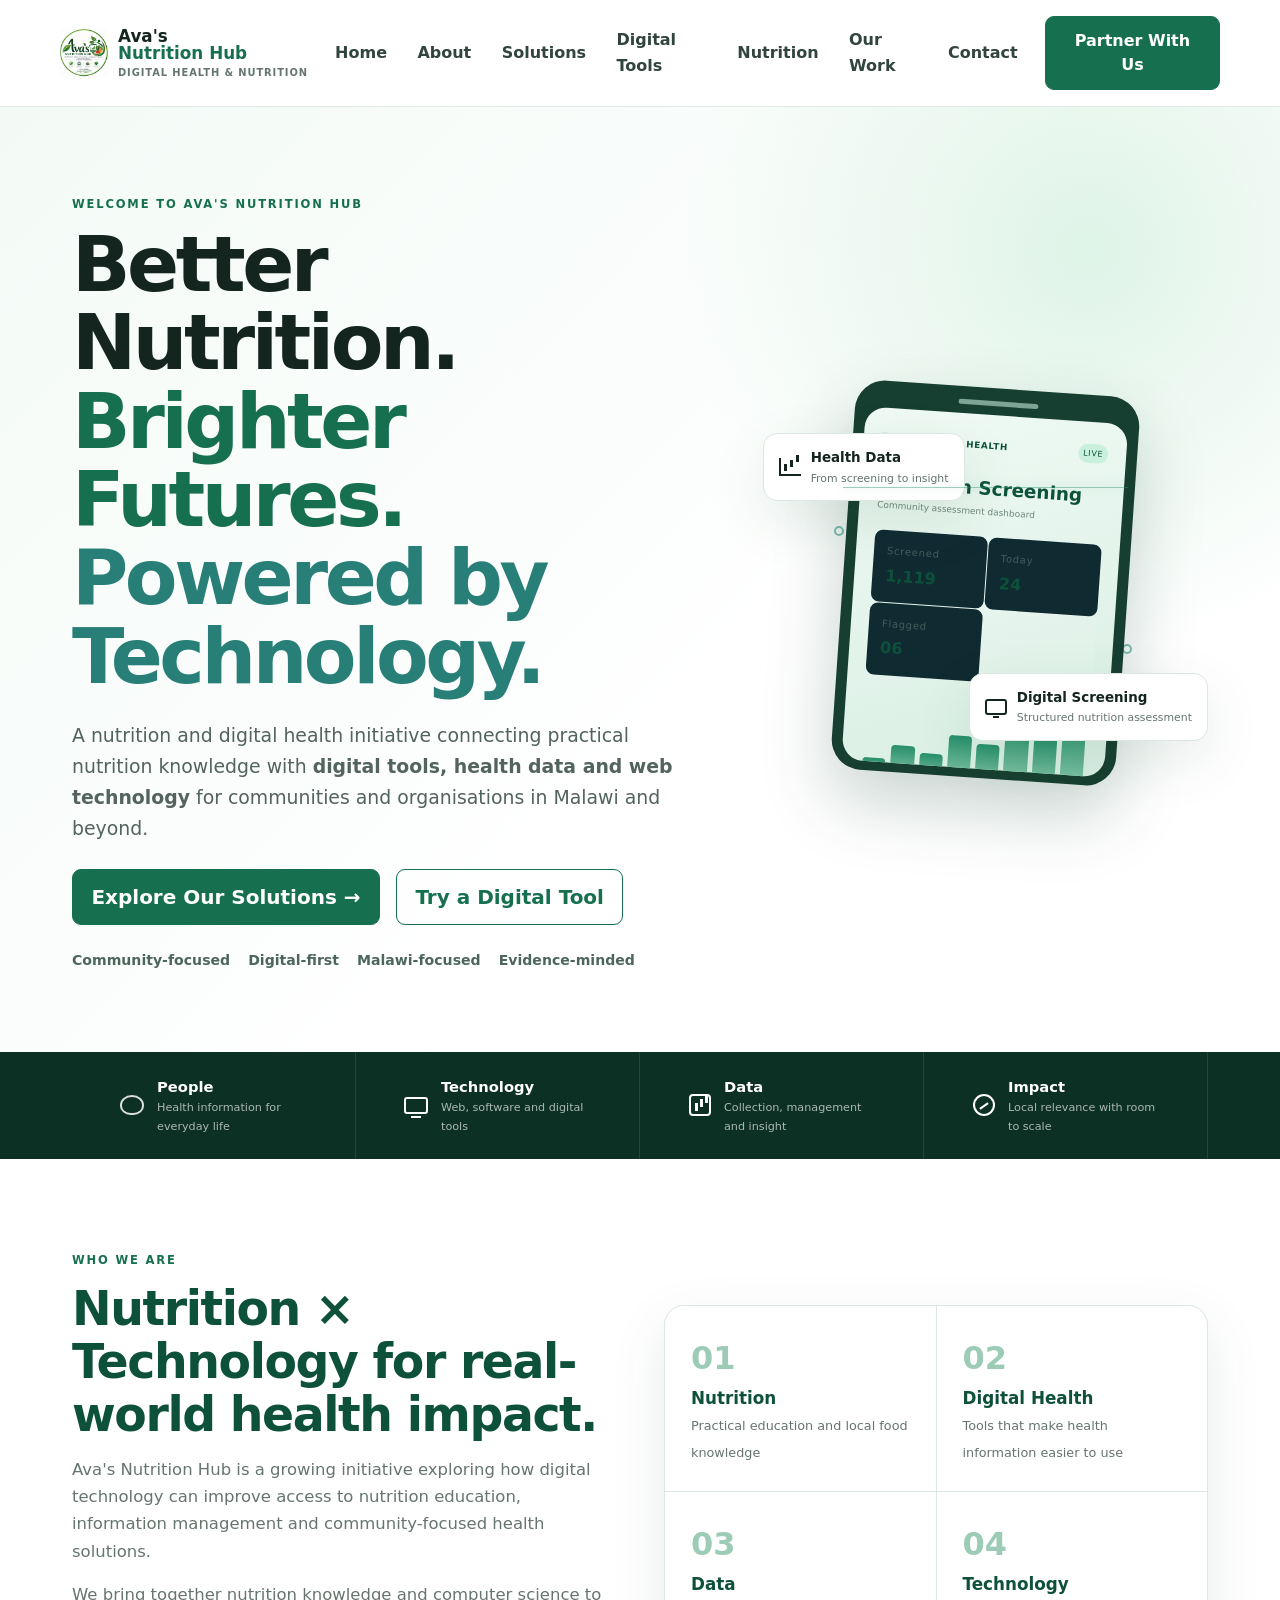
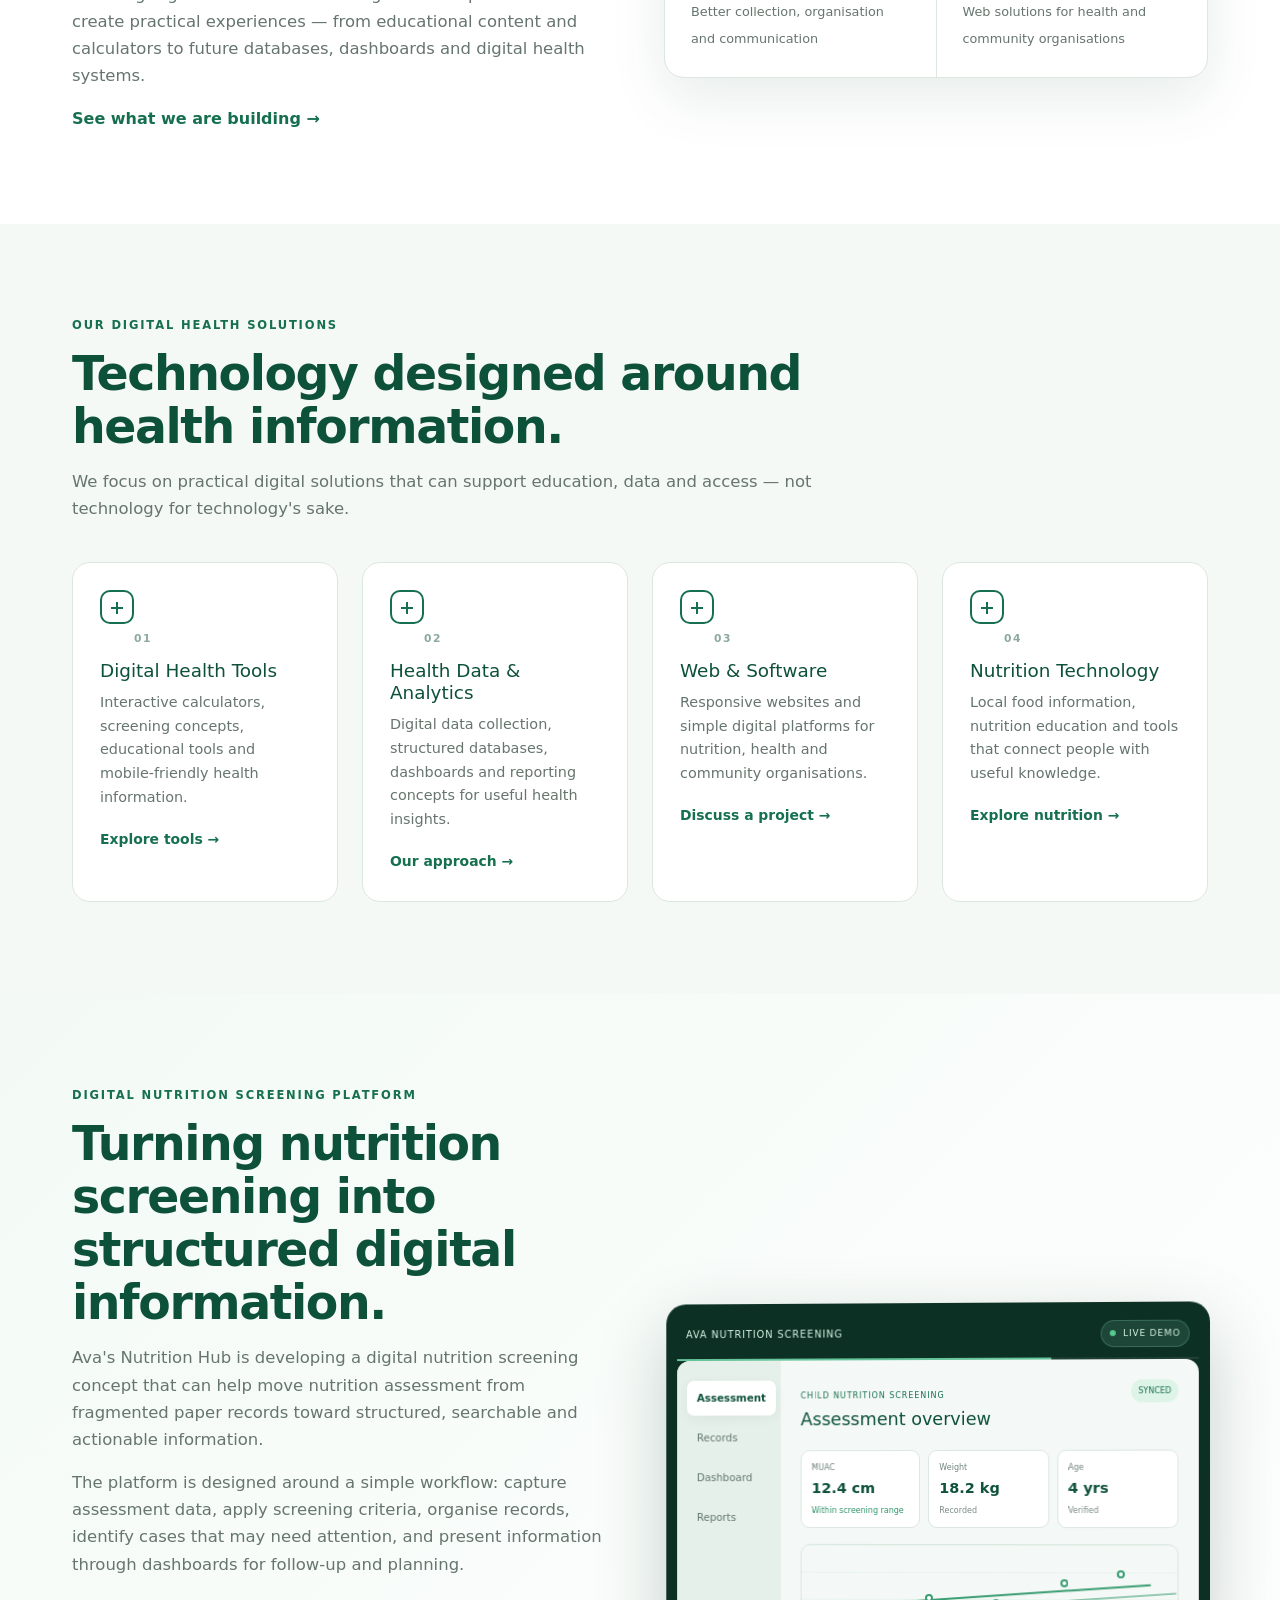
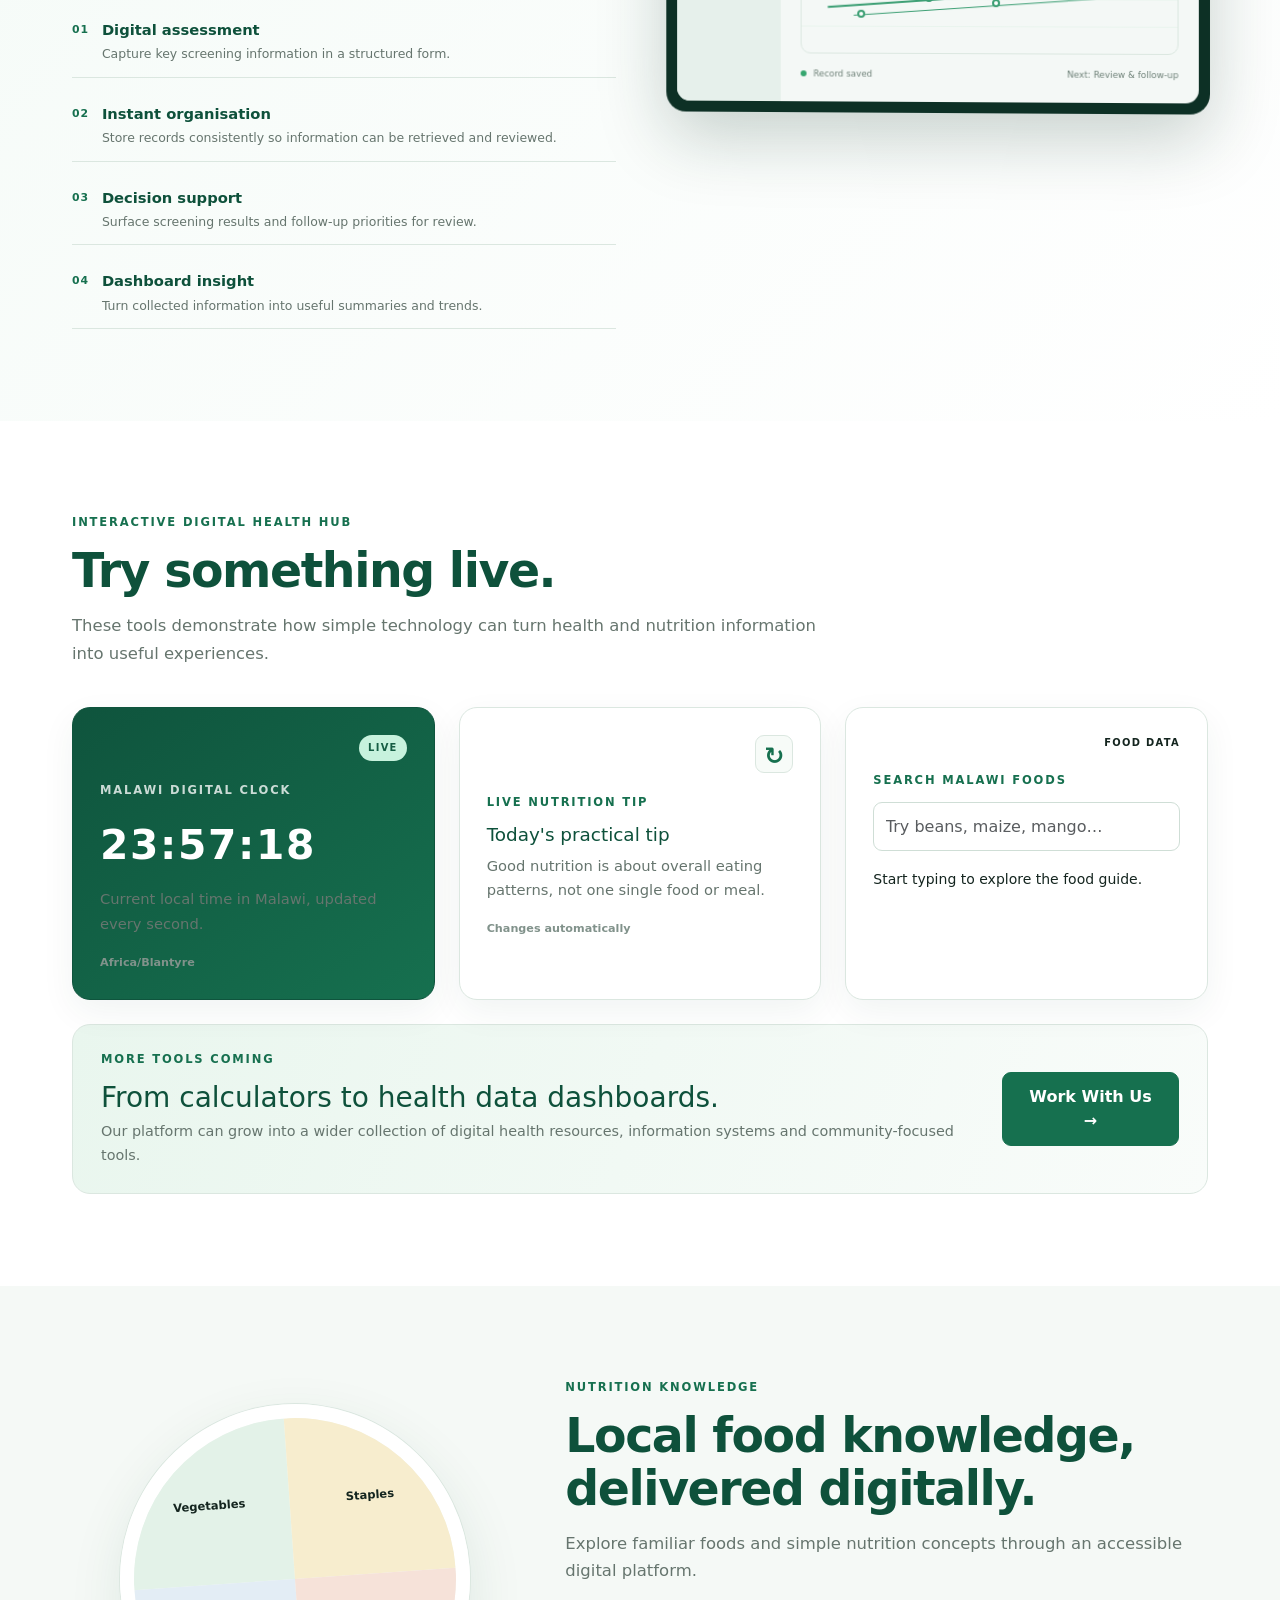
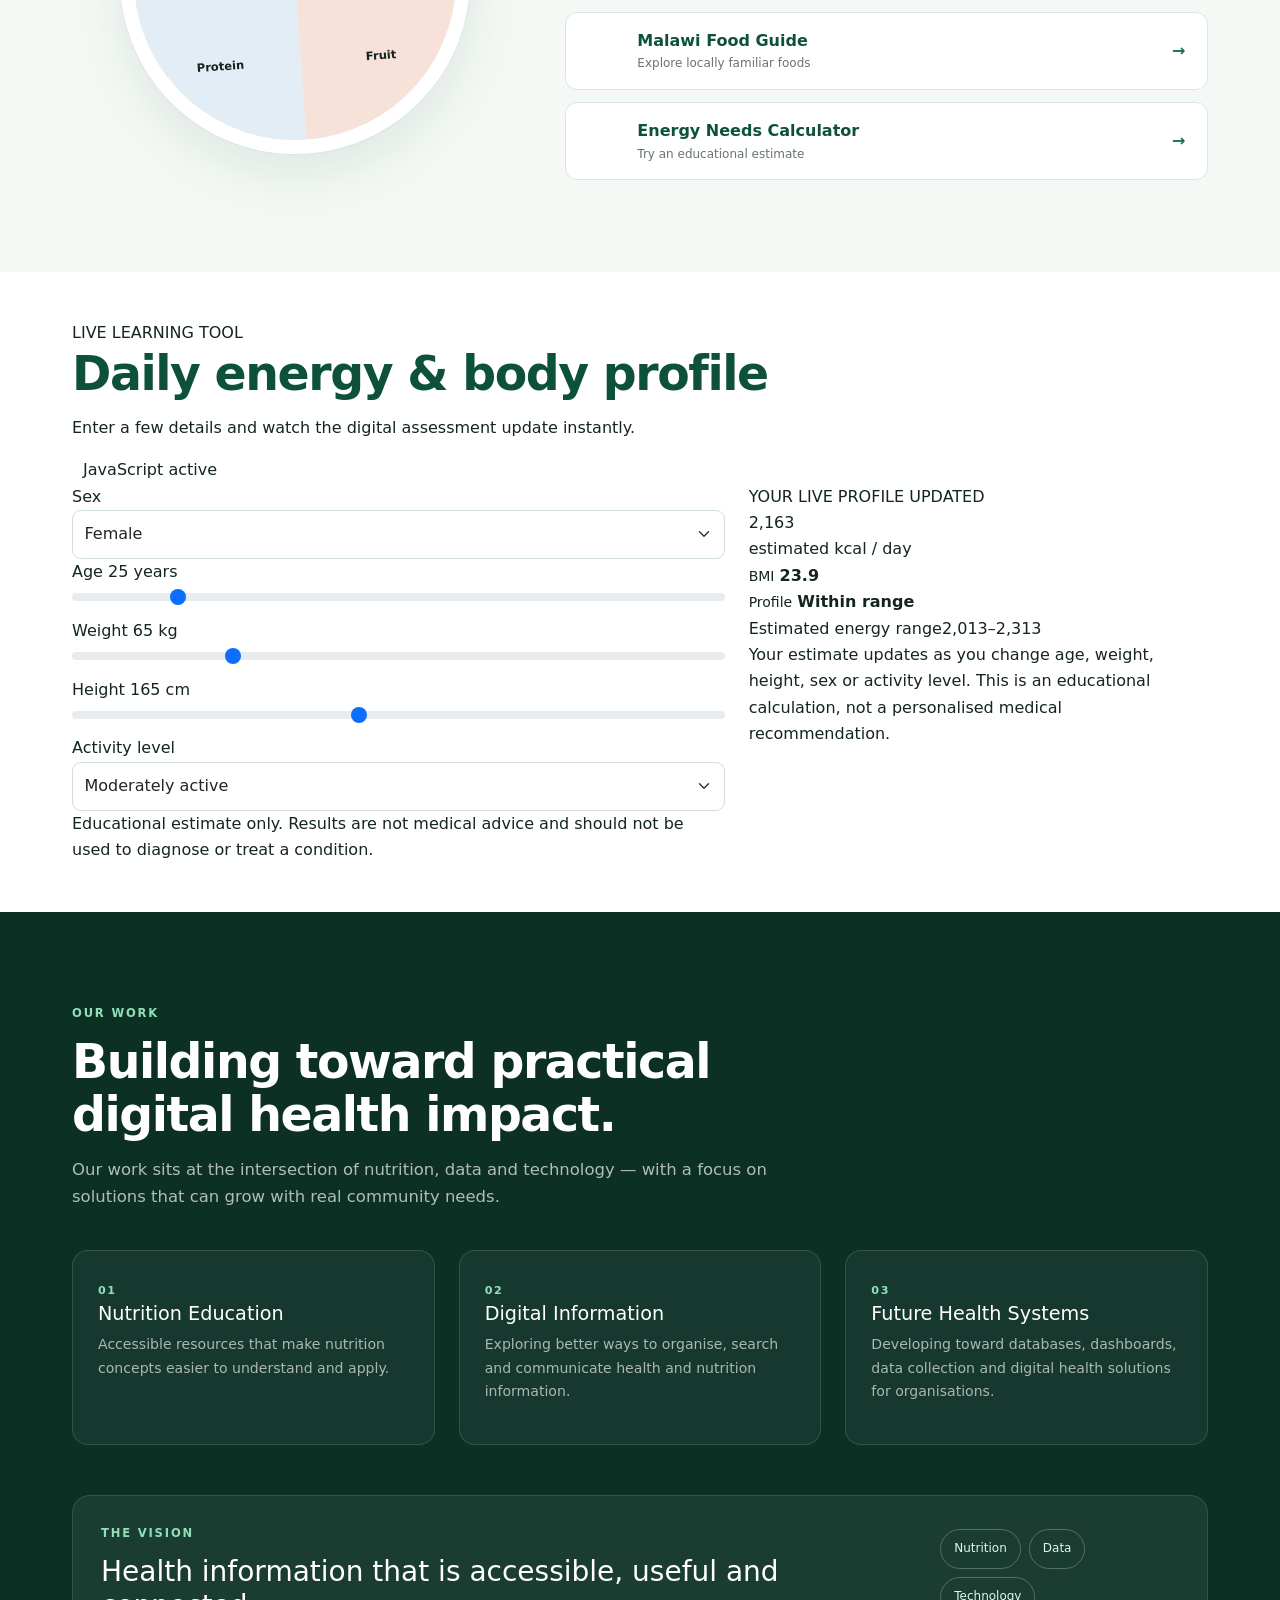
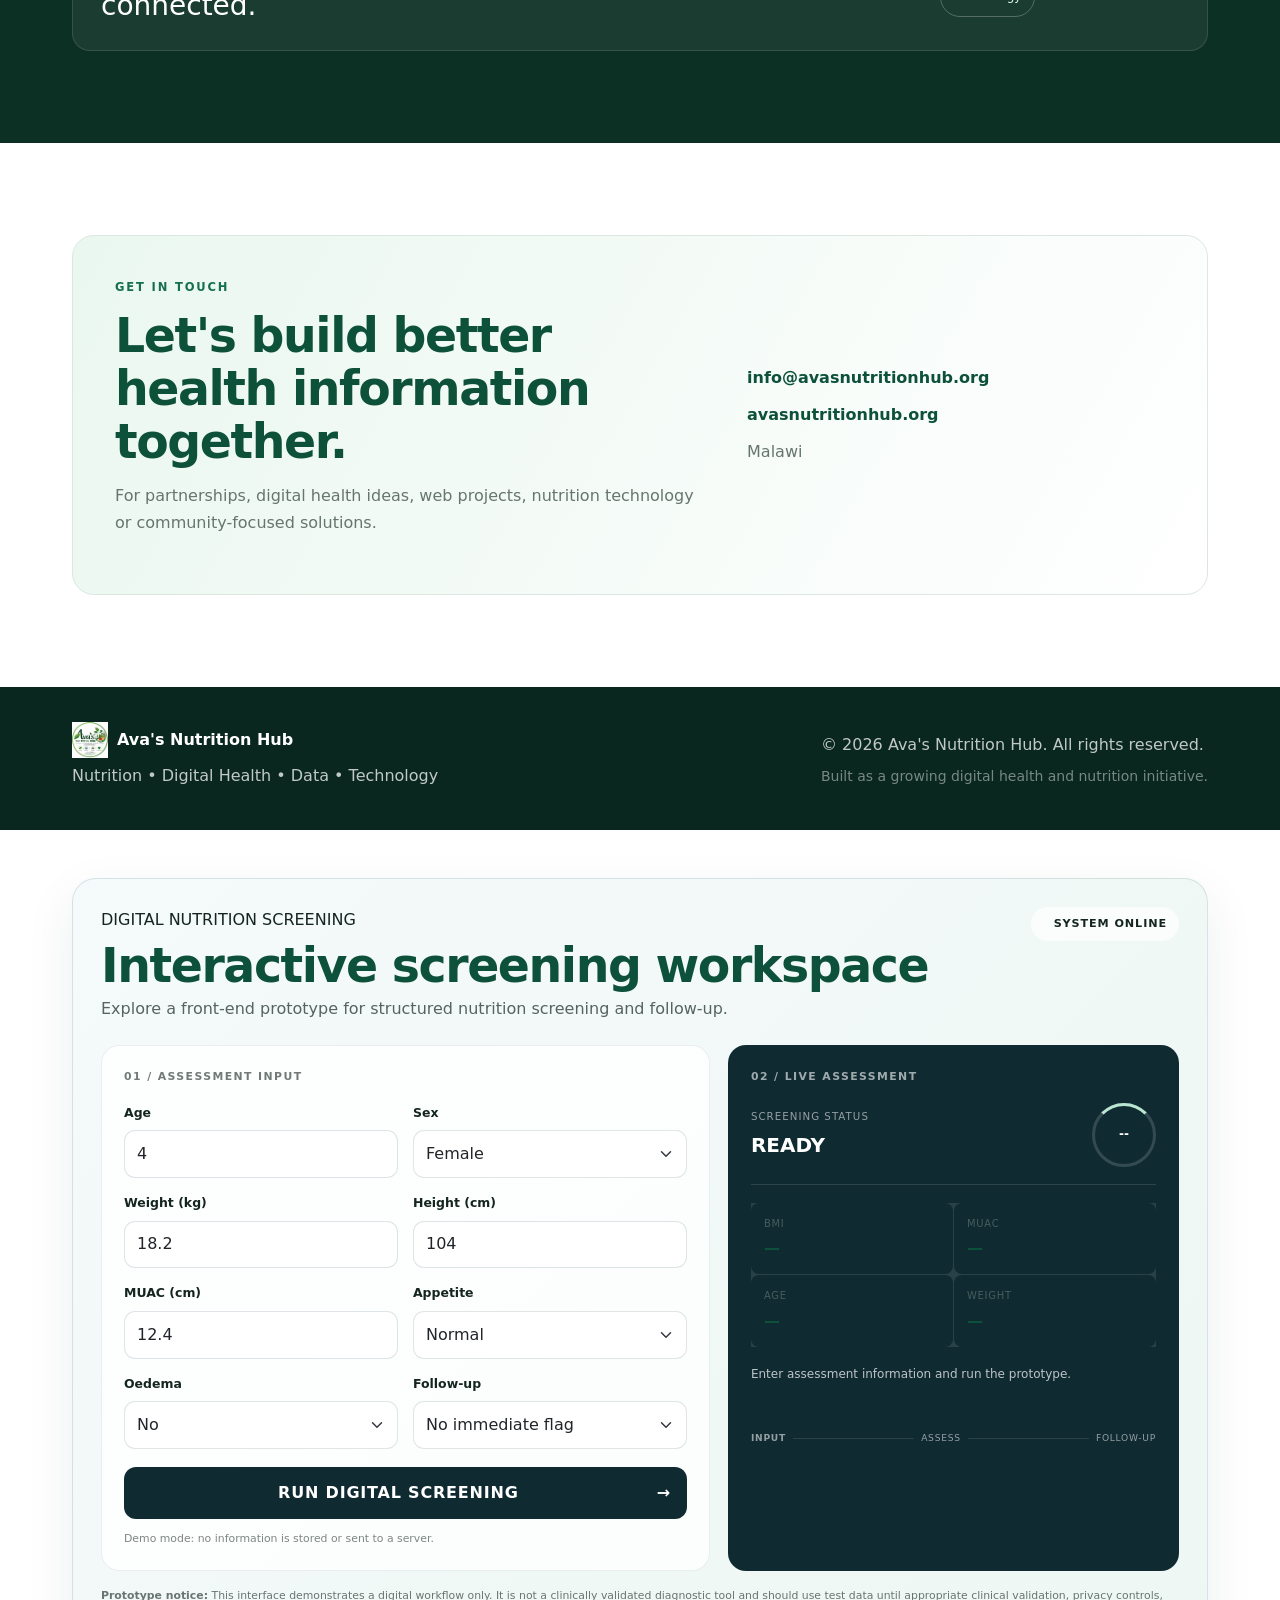
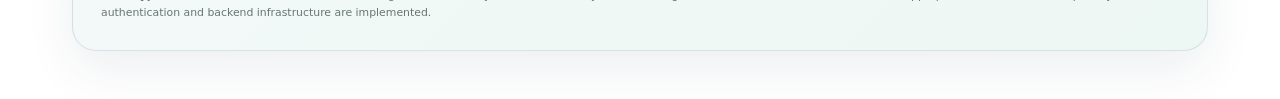
<file: index.html>
<!DOCTYPE html>
<html lang="en">
<head>
<meta charset="UTF-8">
<meta name="viewport" content="width=device-width, initial-scale=1.0">
<title>Ava's Nutrition Hub | Digital Health & Nutrition Solutions</title>
<meta name="description" content="Ava's Nutrition Hub develops practical nutrition and digital health solutions to make useful health information easier to access in Malawi and beyond.">
<meta name="keywords" content="digital health Malawi, nutrition technology Malawi, health data Malawi, nutrition education, digital health tools, web development Malawi">
<meta name="author" content="Ava's Nutrition Hub">
<meta name="robots" content="index, follow">
<link rel="canonical" href="https://avasnutritionhub.org/">
<meta property="og:title" content="Ava's Nutrition Hub | Digital Health & Nutrition Solutions">
<meta property="og:description" content="Nutrition, digital health, data and technology solutions focused on practical community impact.">
<meta property="og:type" content="website">
<meta property="og:url" content="https://avasnutritionhub.org/">
<link rel="icon" href="logo.png" type="image/png">
<meta name="theme-color" content="#126b4f">
<link href="https://cdn.jsdelivr.net/npm/bootstrap@5.3.3/dist/css/bootstrap.min.css" rel="stylesheet">
<link rel="stylesheet" href="style.css">
<script type="application/ld+json">
{
  "@context":"https://schema.org",
  "@type":"Organization",
  "name":"Ava's Nutrition Hub",
  "url":"https://avasnutritionhub.org/",
  "description":"A nutrition and digital health initiative connecting nutrition knowledge with digital tools, data and web technology.",
  "areaServed":"Malawi"
}
</script>

<style>
.digital-screening-section{font-family:inherit}
.screening-shell{border:1px solid rgba(20,60,80,.12);border-radius:24px;padding:28px;background:linear-gradient(135deg,#f5fafb,#edf7f3);box-shadow:0 18px 50px rgba(18,50,60,.08)}
.screening-header{display:flex;justify-content:space-between;gap:20px;align-items:flex-start;margin-bottom:22px}
.screening-header h2{margin:.35rem 0 .3rem;font-weight:800}
.screening-header p{margin:0;opacity:.7}
.screening-live{font-size:.7rem;font-weight:800;letter-spacing:.08em;padding:8px 12px;border-radius:999px;background:rgba(255,255,255,.75)}
.screening-layout{display:grid;grid-template-columns:1.35fr 1fr;gap:18px}
.screening-form-card,.screening-result-card{border-radius:18px;background:rgba(255,255,255,.8);border:1px solid rgba(20,60,80,.08);padding:22px}
.screening-result-card{background:#102a32;color:#fff;position:relative;overflow:hidden}
.screening-result-card:after{content:"";position:absolute;inset:0;pointer-events:none;background:linear-gradient(transparent 49%,rgba(255,255,255,.035) 50%,transparent 51%);background-size:100% 8px;opacity:.35}
.panel-label{font-size:.68rem;font-weight:800;letter-spacing:.13em;opacity:.6;margin-bottom:17px}
.screening-grid{display:grid;grid-template-columns:1fr 1fr;gap:15px}
.screening-grid .field label{font-size:.78rem;font-weight:700;margin-bottom:7px;display:block}
.screening-grid .form-control,.screening-grid .form-select{border-radius:11px;padding:.68rem .75rem;border-color:rgba(20,60,80,.13)}
.screening-button{width:100%;margin-top:18px;border:0;border-radius:12px;padding:13px 16px;font-weight:800;letter-spacing:.05em;background:#102a32;color:#fff;cursor:pointer;transition:transform .2s ease,opacity .2s ease}
.screening-button:hover{transform:translateY(-1px);opacity:.92}
.screening-button span{float:right}
.screening-notice{font-size:.68rem;opacity:.55;margin-top:11px}
.assessment-status{display:flex;justify-content:space-between;align-items:center;border-bottom:1px solid rgba(255,255,255,.12);padding-bottom:17px}
.assessment-status small{display:block;font-size:.64rem;letter-spacing:.1em;opacity:.55}
.assessment-status strong{display:block;font-size:1.25rem;margin-top:4px}
.screen-ring{width:64px;height:64px;border-radius:50%;display:grid;place-items:center;border:3px solid rgba(255,255,255,.15);position:relative}
.screen-ring:before{content:"";position:absolute;inset:-3px;border-radius:50%;border:3px solid transparent;border-top-color:#b9e6d0;animation:screenSpin 2.5s linear infinite}
.screen-ring span{font-size:.75rem;font-weight:800}
.screen-metrics{display:grid;grid-template-columns:1fr 1fr;gap:1px;background:rgba(255,255,255,.1);margin:18px 0}
.screen-metrics>div{padding:13px;background:#102a32}
.screen-metrics small{display:block;font-size:.62rem;opacity:.5;letter-spacing:.08em}
.screen-metrics strong{display:block;margin-top:3px;font-size:1rem}
.screening-message{font-size:.75rem;line-height:1.55;opacity:.72;min-height:48px}
.workflow-line{display:grid;grid-template-columns:auto 1fr auto 1fr auto;gap:7px;align-items:center;margin-top:18px;font-size:.57rem;letter-spacing:.08em;opacity:.55}
.workflow-line>span:not(.workflow-step){height:1px;background:rgba(255,255,255,.2)}
.workflow-step.active{opacity:1;font-weight:800}
.screening-footnote{margin-top:17px;font-size:.68rem;opacity:.62;line-height:1.55}
@keyframes screenSpin{to{transform:rotate(360deg)}}
@media(max-width:800px){.screening-layout{grid-template-columns:1fr}.screening-header{flex-direction:column}.screening-grid{grid-template-columns:1fr}}
</style>

</head>
<body>
<header class="site-header">
<nav class="navbar navbar-expand-lg container py-3" aria-label="Main navigation">
<a class="navbar-brand brand" href="#home"><img src="logo.png" alt="Ava's Nutrition Hub logo"><span>Ava's <strong>Nutrition Hub</strong><small>Digital Health & Nutrition</small></span></a>
<button class="navbar-toggler" type="button" data-bs-toggle="collapse" data-bs-target="#mainNav" aria-controls="mainNav" aria-expanded="false" aria-label="Toggle navigation"><span class="navbar-toggler-icon"></span></button>
<div class="collapse navbar-collapse" id="mainNav">
<ul class="navbar-nav ms-auto align-items-lg-center gap-lg-2">
<li class="nav-item"><a class="nav-link" href="#home">Home</a></li>
<li class="nav-item"><a class="nav-link" href="#about">About</a></li>
<li class="nav-item"><a class="nav-link" href="#solutions">Solutions</a></li>
<li class="nav-item"><a class="nav-link" href="#tools">Digital Tools</a></li>
<li class="nav-item"><a class="nav-link" href="malawian-foods.html">Nutrition</a></li>
<li class="nav-item"><a class="nav-link" href="#work">Our Work</a></li>
<li class="nav-item"><a class="nav-link" href="#contact">Contact</a></li>
</ul>
<a class="btn btn-brand ms-lg-3 mt-3 mt-lg-0" href="#contact">Partner With Us</a>
</div>
</nav>
</header>

<main>
<section id="home" class="hero-section">
<div class="container">
<div class="row align-items-center g-5">
<div class="col-lg-7">
<p class="eyebrow">WELCOME TO AVA'S NUTRITION HUB</p>
<h1>Better Nutrition.<br><span>Brighter Futures.</span><br><em>Powered by Technology.</em></h1>
<p class="hero-lead">A nutrition and digital health initiative connecting practical nutrition knowledge with <strong>digital tools, health data and web technology</strong> for communities and organisations in Malawi and beyond.</p>
<div class="d-flex flex-wrap gap-3 mt-4">
<a class="btn btn-brand btn-lg" href="#solutions">Explore Our Solutions <span>→</span></a>
<a class="btn btn-outline-brand btn-lg" href="#tools">Try a Digital Tool</a>
</div>
<div class="hero-trust mt-4"><span> Community-focused</span><span> Digital-first</span><span> Malawi-focused</span><span> Evidence-minded</span></div>
</div>
<div class="col-lg-5">
<div class="hero-visual">
<div class="floating-card card-one"><span class="mini-icon ui-icon chart-icon"></span><div><strong>Health Data</strong><small>From screening to insight</small></div></div>
<div class="device-frame">
  <div class="device-top"></div>
  <div class="device-screen">
    <div class="screen-nav"><span class="screen-dot"></span><strong>AVA DIGITAL HEALTH</strong><span class="screen-status">LIVE</span></div>
    <div class="screen-title">Nutrition Screening</div>
    <div class="screen-subtitle">Community assessment dashboard</div>
    <div class="screen-metrics">
      <div><small>Screened</small><strong class="metric-counter" data-target="1119">1,119</strong></div>
      <div><small>Today</small><strong>24</strong></div>
      <div><small>Flagged</small><strong>06</strong></div>
    </div>
    <div class="screen-chart">
      <i style="height:32%"></i><i style="height:49%"></i><i style="height:42%"></i>
      <i style="height:67%"></i><i style="height:58%"></i><i style="height:82%"></i>
      <i style="height:72%"></i><i style="height:91%"></i>
    </div>
    <div class="screen-row"><span class="status-dot ok"></span><span>Assessment complete</span><b>MUAC</b></div>
    <div class="screen-row"><span class="status-dot warn"></span><span>Follow-up required</span><b>Review</b></div>
  </div>
</div>
<div class="floating-card card-two"><span class="mini-icon ui-icon screen-icon"></span><div><strong>Digital Screening</strong><small>Structured nutrition assessment</small></div></div>
<div class="scan-line"></div>
<div class="data-pulse pulse-a"></div><div class="data-pulse pulse-b"></div>
</div>
</div>
</div>
</div>
</section>

<section class="quick-strip"><div class="container"><div class="row g-0 text-center">
<div class="col-6 col-lg-3 quick-item"><span class="ui-icon people-icon"></span><div><strong>People</strong><small>Health information for everyday life</small></div></div>
<div class="col-6 col-lg-3 quick-item"><span class="ui-icon tech-icon"></span><div><strong>Technology</strong><small>Web, software and digital tools</small></div></div>
<div class="col-6 col-lg-3 quick-item"><span class="ui-icon data-icon"></span><div><strong>Data</strong><small>Collection, management and insight</small></div></div>
<div class="col-6 col-lg-3 quick-item"><span class="ui-icon impact-icon"></span><div><strong>Impact</strong><small>Local relevance with room to scale</small></div></div>
</div></div></section>

<section id="about" class="section-pad">
<div class="container"><div class="row align-items-center g-5">
<div class="col-lg-6"><p class="eyebrow">WHO WE ARE</p><h2>Nutrition × Technology for real-world health impact.</h2><p class="lead-muted">Ava's Nutrition Hub is a growing initiative exploring how digital technology can improve access to nutrition education, information management and community-focused health solutions.</p><p class="lead-muted">We bring together nutrition knowledge and computer science to create practical experiences — from educational content and calculators to future databases, dashboards and digital health systems.</p><a href="#solutions" class="text-link">See what we are building →</a></div>
<div class="col-lg-6"><div class="about-panel"><div class="about-stat"><strong>01</strong><span>Nutrition</span><small>Practical education and local food knowledge</small></div><div class="about-stat"><strong>02</strong><span>Digital Health</span><small>Tools that make health information easier to use</small></div><div class="about-stat"><strong>03</strong><span>Data</span><small>Better collection, organisation and communication</small></div><div class="about-stat"><strong>04</strong><span>Technology</span><small>Web solutions for health and community organisations</small></div></div></div>
</div></div>
</section>

<section id="solutions" class="section-pad bg-soft">
<div class="container"><div class="section-heading"><p class="eyebrow">OUR DIGITAL HEALTH SOLUTIONS</p><h2>Technology designed around health information.</h2><p>We focus on practical digital solutions that can support education, data and access — not technology for technology's sake.</p></div>
<div class="row g-4">
<div class="col-md-6 col-lg-3"><article class="solution-card"><div class="solution-icon ui-icon health-icon"></div><span class="number">01</span><h3>Digital Health Tools</h3><p>Interactive calculators, screening concepts, educational tools and mobile-friendly health information.</p><a href="#tools">Explore tools →</a></article></div>
<div class="col-md-6 col-lg-3"><article class="solution-card"><div class="solution-icon ui-icon health-icon"></div><span class="number">02</span><h3>Health Data & Analytics</h3><p>Digital data collection, structured databases, dashboards and reporting concepts for useful health insights.</p><a href="#work">Our approach →</a></article></div>
<div class="col-md-6 col-lg-3"><article class="solution-card"><div class="solution-icon ui-icon health-icon"></div><span class="number">03</span><h3>Web & Software</h3><p>Responsive websites and simple digital platforms for nutrition, health and community organisations.</p><a href="#contact">Discuss a project →</a></article></div>
<div class="col-md-6 col-lg-3"><article class="solution-card"><div class="solution-icon ui-icon health-icon"></div><span class="number">04</span><h3>Nutrition Technology</h3><p>Local food information, nutrition education and tools that connect people with useful knowledge.</p><a href="malawian-foods.html">Explore nutrition →</a></article></div>
</div></div>
</section>

<section id="screening-platform" class="section-pad screening-section">
<div class="container">
  <div class="row align-items-center g-5">
    <div class="col-lg-6">
      <p class="eyebrow">DIGITAL NUTRITION SCREENING PLATFORM</p>
      <h2>Turning nutrition screening into structured digital information.</h2>
      <p class="lead-muted">Ava's Nutrition Hub is developing a digital nutrition screening concept that can help move nutrition assessment from fragmented paper records toward structured, searchable and actionable information.</p>
      <p class="lead-muted">The platform is designed around a simple workflow: capture assessment data, apply screening criteria, organise records, identify cases that may need attention, and present information through dashboards for follow-up and planning.</p>
      <div class="screening-points">
        <div><span class="step-no">01</span><div><strong>Digital assessment</strong><small>Capture key screening information in a structured form.</small></div></div>
        <div><span class="step-no">02</span><div><strong>Instant organisation</strong><small>Store records consistently so information can be retrieved and reviewed.</small></div></div>
        <div><span class="step-no">03</span><div><strong>Decision support</strong><small>Surface screening results and follow-up priorities for review.</small></div></div>
        <div><span class="step-no">04</span><div><strong>Dashboard insight</strong><small>Turn collected information into useful summaries and trends.</small></div></div>
      </div>
    </div>
    <div class="col-lg-6">
      <div class="screening-demo">
        <div class="demo-top"><span>AVA NUTRITION SCREENING</span><span class="demo-live"><i></i> LIVE DEMO</span></div>
        <div class="demo-progress"><span class="progress-fill"></span></div>
        <div class="demo-body">
          <div class="demo-sidebar">
            <span class="active">Assessment</span><span>Records</span><span>Dashboard</span><span>Reports</span>
          </div>
          <div class="demo-content">
            <div class="demo-title"><div><small>CHILD NUTRITION SCREENING</small><h3>Assessment overview</h3></div><span class="demo-badge">SYNCED</span></div>
            <div class="demo-grid">
              <div class="demo-stat"><small>MUAC</small><strong>12.4 cm</strong><span class="positive">Within screening range</span></div>
              <div class="demo-stat"><small>Weight</small><strong>18.2 kg</strong><span>Recorded</span></div>
              <div class="demo-stat"><small>Age</small><strong>4 yrs</strong><span>Verified</span></div>
            </div>
            <div class="demo-chart"><div class="chart-line"></div><div class="chart-point p1"></div><div class="chart-point p2"></div><div class="chart-point p3"></div><div class="chart-point p4"></div><div class="chart-point p5"></div></div>
            <div class="demo-footer"><span><i class="status-dot ok"></i> Record saved</span><span>Next: Review &amp; follow-up</span></div>
          </div>
        </div>
      </div>
    </div>
  </div>
</div>
</section>

<section id="tools" class="section-pad">
<div class="container"><div class="section-heading"><p class="eyebrow">INTERACTIVE DIGITAL HEALTH HUB</p><h2>Try something live.</h2><p>These tools demonstrate how simple technology can turn health and nutrition information into useful experiences.</p></div>
<div class="row g-4">
<div class="col-lg-4"><div class="live-tool-card featured-tool"><div class="tool-head"><span></span><span class="live-pill">LIVE</span></div><p class="eyebrow">MALAWI DIGITAL CLOCK</p><div id="liveClock" class="big-clock">--:--:--</div><p>Current local time in Malawi, updated every second.</p><div class="tool-meta">Africa/Blantyre</div></div></div>
<div class="col-lg-4"><div class="live-tool-card"><div class="tool-head"><span></span><button id="newTip" class="icon-button" type="button" aria-label="Show another nutrition tip">↻</button></div><p class="eyebrow">LIVE NUTRITION TIP</p><h3 id="dailyTipTitle">Today's practical tip</h3><p id="dailyTip">Loading…</p><div class="tool-meta">Changes automatically</div></div></div>
<div class="col-lg-4"><div class="live-tool-card"><div class="tool-head"><span></span><span class="tool-label">FOOD DATA</span></div><p class="eyebrow">SEARCH MALAWI FOODS</p><label class="visually-hidden" for="foodSearch">Search foods</label><input id="foodSearch" class="form-control search-box" placeholder="Try beans, maize, mango…" autocomplete="off"><div id="foodResults" class="food-results" aria-live="polite"><small>Start typing to explore the food guide.</small></div></div></div>
</div>
<div class="tool-banner mt-4"><div><p class="eyebrow">MORE TOOLS COMING</p><h3>From calculators to health data dashboards.</h3><p>Our platform can grow into a wider collection of digital health resources, information systems and community-focused tools.</p></div><a href="#contact" class="btn btn-brand">Work With Us →</a></div>
</div>
</section>

<section id="nutrition" class="section-pad bg-soft">
<div class="container"><div class="row align-items-center g-5"><div class="col-lg-5"><div class="plate-wrap"><div class="plate-visual">
<div><span class="plate-symbol veg-symbol"></span><small>Vegetables</small></div>
<div><span class="plate-symbol staple-symbol"></span><small>Staples</small></div>
<div><span class="plate-symbol protein-symbol"></span><small>Protein</small></div>
<div><span class="plate-symbol fruit-symbol"></span><small>Fruit</small></div>
</div></div></div><div class="col-lg-7"><p class="eyebrow">NUTRITION KNOWLEDGE</p><h2>Local food knowledge, delivered digitally.</h2><p class="lead-muted">Explore familiar foods and simple nutrition concepts through an accessible digital platform.</p><div class="mini-links"><a href="malawian-foods.html"><span></span><div><strong>Malawi Food Guide</strong><small>Explore locally familiar foods</small></div><b>→</b></a><a href="#calculator"><span></span><div><strong>Energy Needs Calculator</strong><small>Try an educational estimate</small></div><b>→</b></a></div></div></div></div>
</section>


<section id="calculator-live" class="nutrition-calculator-live py-5">
  <div class="container">
    <div class="live-calculator-shell">
      <div class="calc-heading">
        <div>
          <span class="live-kicker"><span class="pulse-dot"></span> LIVE LEARNING TOOL</span>
          <h2>Daily energy & body profile</h2>
          <p>Enter a few details and watch the digital assessment update instantly.</p>
        </div>
        <div class="calc-status"><span class="status-dot"></span> JavaScript active</div>
      </div>

      <div class="row g-4 align-items-stretch">
        <div class="col-lg-7">
          <div class="calc-panel">
            <div class="calc-grid">
              <div class="field">
                <label for="liveSex">Sex</label>
                <select id="liveSex" class="form-select">
                  <option value="female">Female</option>
                  <option value="male">Male</option>
                </select>
              </div>

              <div class="field">
                <label for="liveAge">Age <span id="ageValue">25</span> years</label>
                <input id="liveAge" type="range" min="15" max="80" value="25" class="form-range">
              </div>

              <div class="field">
                <label for="liveWeight">Weight <span id="weightValue">65</span> kg</label>
                <input id="liveWeight" type="range" min="35" max="160" value="65" class="form-range">
              </div>

              <div class="field">
                <label for="liveHeight">Height <span id="heightValue">165</span> cm</label>
                <input id="liveHeight" type="range" min="130" max="210" value="165" class="form-range">
              </div>

              <div class="field full">
                <label for="liveActivity">Activity level</label>
                <select id="liveActivity" class="form-select">
                  <option value="1.2">Mostly sedentary</option>
                  <option value="1.375">Lightly active</option>
                  <option value="1.55" selected>Moderately active</option>
                  <option value="1.725">Very active</option>
                  <option value="1.9">Extremely active</option>
                </select>
              </div>
            </div>

            <div class="calc-note">
              Educational estimate only. Results are not medical advice and should not be used to diagnose or treat a condition.
            </div>
          </div>
        </div>

        <div class="col-lg-5">
          <div class="result-panel" aria-live="polite">
            <div class="result-top">
              <span>YOUR LIVE PROFILE</span>
              <span id="liveResultBadge">READY</span>
            </div>

            <div class="energy-result">
              <div id="energyNumber">0</div>
              <span>estimated kcal / day</span>
            </div>

            <div class="metric-row">
              <div>
                <small>BMI</small>
                <strong id="bmiNumber">0.0</strong>
              </div>
              <div>
                <small>Profile</small>
                <strong id="bmiStatus">—</strong>
              </div>
            </div>

            <div class="energy-meter">
              <div class="meter-label"><span>Estimated energy range</span><span id="energyRange">—</span></div>
              <div class="meter-track"><div id="energyFill" class="meter-fill"></div></div>
            </div>

            <div class="result-message" id="resultMessage">
              Adjust the controls to generate your live estimate.
            </div>
          </div>
        </div>
      </div>
    </div>
  </div>
</section>


<section id="work" class="section-pad bg-darkish text-white">
<div class="container"><div class="section-heading light"><p class="eyebrow">OUR WORK</p><h2>Building toward practical digital health impact.</h2><p>Our work sits at the intersection of nutrition, data and technology — with a focus on solutions that can grow with real community needs.</p></div>
<div class="row g-4"><div class="col-md-4"><div class="work-card"><span>01</span><h3>Nutrition Education</h3><p>Accessible resources that make nutrition concepts easier to understand and apply.</p></div></div><div class="col-md-4"><div class="work-card"><span>02</span><h3>Digital Information</h3><p>Exploring better ways to organise, search and communicate health and nutrition information.</p></div></div><div class="col-md-4"><div class="work-card"><span>03</span><h3>Future Health Systems</h3><p>Developing toward databases, dashboards, data collection and digital health solutions for organisations.</p></div></div></div>
<div class="vision-banner"><div><p class="eyebrow">THE VISION</p><h3>Health information that is accessible, useful and connected.</h3></div><div class="vision-orbit"><span>Nutrition</span><span>Data</span><span>Technology</span></div></div>
</div>
</section>

<section id="contact" class="section-pad contact-section"><div class="container"><div class="contact-card"><div><p class="eyebrow">GET IN TOUCH</p><h2>Let's build better health information together.</h2><p>For partnerships, digital health ideas, web projects, nutrition technology or community-focused solutions.</p></div><div class="contact-details"><a href="mailto:info@avasnutritionhub.org">info@avasnutritionhub.org</a><a href="https://avasnutritionhub.org/">avasnutritionhub.org</a><span>Malawi</span></div></div></div></section>
</main>
<footer><div class="container footer-inner"><div><a class="footer-brand" href="#home"><img src="logo.png" alt="">Ava's Nutrition Hub</a><p>Nutrition • Digital Health • Data • Technology</p></div><div><p>© <span id="year"></span> Ava's Nutrition Hub. All rights reserved.</p><small>Built as a growing digital health and nutrition initiative.</small></div></div></footer>
<script src="https://cdn.jsdelivr.net/npm/bootstrap@5.3.3/dist/js/bootstrap.bundle.min.js"></script>
<script src="script.js"></script>

<script>
(function(){
  const age = document.getElementById('liveAge');
  const weight = document.getElementById('liveWeight');
  const height = document.getElementById('liveHeight');
  const sex = document.getElementById('liveSex');
  const activity = document.getElementById('liveActivity');
  if(!age || !weight || !height || !sex || !activity) return;

  const ageValue = document.getElementById('ageValue');
  const weightValue = document.getElementById('weightValue');
  const heightValue = document.getElementById('heightValue');
  const energyNumber = document.getElementById('energyNumber');
  const bmiNumber = document.getElementById('bmiNumber');
  const bmiStatus = document.getElementById('bmiStatus');
  const energyFill = document.getElementById('energyFill');
  const energyRange = document.getElementById('energyRange');
  const message = document.getElementById('resultMessage');
  const badge = document.getElementById('liveResultBadge');

  let displayed = 0;
  function animateNumber(el, from, to, duration){
    const start = performance.now();
    function frame(now){
      const p = Math.min((now-start)/duration,1);
      const eased = 1-Math.pow(1-p,3);
      const val = Math.round(from+(to-from)*eased);
      el.textContent = val.toLocaleString();
      if(p<1) requestAnimationFrame(frame);
    }
    requestAnimationFrame(frame);
  }

  function update(){
    const a = Number(age.value), w = Number(weight.value), h = Number(height.value);
    ageValue.textContent = a;
    weightValue.textContent = w;
    heightValue.textContent = h;

    const hM = h/100;
    const bmi = w/(hM*hM);

    // Mifflin-St Jeor estimate for adults; educational use only.
    const bmr = sex.value === 'male'
      ? (10*w + 6.25*h - 5*a + 5)
      : (10*w + 6.25*h - 5*a - 161);
    const kcal = Math.round(bmr * Number(activity.value));

    let status = 'Within range';
    if(bmi < 18.5) status = 'Below range';
    else if(bmi >= 25 && bmi < 30) status = 'Above range';
    else if(bmi >= 30) status = 'High range';

    bmiNumber.textContent = bmi.toFixed(1);
    bmiStatus.textContent = status;
    badge.textContent = 'UPDATED';
    energyRange.textContent = Math.max(0,kcal-150).toLocaleString() + '–' + (kcal+150).toLocaleString();

    const pct = Math.max(8, Math.min(96, ((kcal-1200)/(3200-1200))*100));
    energyFill.style.width = pct + '%';

    const diff = kcal - displayed;
    if(Math.abs(diff) > 2){
      animateNumber(energyNumber, displayed, kcal, 450);
      displayed = kcal;
    } else {
      energyNumber.textContent = kcal.toLocaleString();
      displayed = kcal;
    }

    message.textContent = 'Your estimate updates as you change age, weight, height, sex or activity level. This is an educational calculation, not a personalised medical recommendation.';
  }

  [age,weight,height,sex,activity].forEach(el => el.addEventListener('input', update));
  [sex,activity].forEach(el => el.addEventListener('change', update));
  update();
})();
</script>


<section id="digital-screening" class="digital-screening-section py-5">
  <div class="container">
    <div class="screening-shell">
      <div class="screening-header">
        <div>
          <span class="live-kicker"><span class="pulse-dot"></span> DIGITAL NUTRITION SCREENING</span>
          <h2>Interactive screening workspace</h2>
          <p>Explore a front-end prototype for structured nutrition screening and follow-up.</p>
        </div>
        <div class="screening-live"><span class="status-dot"></span> SYSTEM ONLINE</div>
      </div>

      <div class="screening-layout">
        <div class="screening-form-card">
          <div class="panel-label">01 / ASSESSMENT INPUT</div>
          <div class="screening-grid">
            <div class="field">
              <label for="screenAge">Age</label>
              <input id="screenAge" type="number" min="0" max="120" value="4" class="form-control" placeholder="Years">
            </div>
            <div class="field">
              <label for="screenSex">Sex</label>
              <select id="screenSex" class="form-select">
                <option>Female</option><option>Male</option><option>Other/Not specified</option>
              </select>
            </div>
            <div class="field">
              <label for="screenWeight">Weight (kg)</label>
              <input id="screenWeight" type="number" min="0.1" step="0.1" value="18.2" class="form-control">
            </div>
            <div class="field">
              <label for="screenHeight">Height (cm)</label>
              <input id="screenHeight" type="number" min="1" step="0.1" value="104" class="form-control">
            </div>
            <div class="field">
              <label for="screenMuac">MUAC (cm)</label>
              <input id="screenMuac" type="number" min="0.1" step="0.1" value="12.4" class="form-control">
            </div>
            <div class="field">
              <label for="screenAppetite">Appetite</label>
              <select id="screenAppetite" class="form-select">
                <option>Normal</option><option>Reduced</option><option>Poor</option><option>Not assessed</option>
              </select>
            </div>
            <div class="field">
              <label for="screenOedema">Oedema</label>
              <select id="screenOedema" class="form-select">
                <option>No</option><option>Yes</option><option>Not assessed</option>
              </select>
            </div>
            <div class="field">
              <label for="screenFollowup">Follow-up</label>
              <select id="screenFollowup" class="form-select">
                <option>No immediate flag</option><option>Review recommended</option><option>Urgent review</option>
              </select>
            </div>
          </div>

          <button id="runScreening" type="button" class="screening-button">
            RUN DIGITAL SCREENING <span>→</span>
          </button>
          <div id="screeningNotice" class="screening-notice">Demo mode: no information is stored or sent to a server.</div>
        </div>

        <div class="screening-result-card" aria-live="polite">
          <div class="panel-label">02 / LIVE ASSESSMENT</div>
          <div class="assessment-status">
            <div>
              <small>SCREENING STATUS</small>
              <strong id="screenStatus">READY</strong>
            </div>
            <div id="screenRing" class="screen-ring"><span id="screenScore">--</span></div>
          </div>

          <div class="screen-metrics">
            <div><small>BMI</small><strong id="screenBmi">—</strong></div>
            <div><small>MUAC</small><strong id="screenMuacOut">—</strong></div>
            <div><small>AGE</small><strong id="screenAgeOut">—</strong></div>
            <div><small>WEIGHT</small><strong id="screenWeightOut">—</strong></div>
          </div>

          <div class="screening-message" id="screenMessage">
            Enter assessment information and run the prototype.
          </div>

          <div class="workflow-line">
            <span class="workflow-step active">INPUT</span>
            <span></span>
            <span class="workflow-step">ASSESS</span>
            <span></span>
            <span class="workflow-step">FOLLOW-UP</span>
          </div>
        </div>
      </div>

      <div class="screening-footnote">
        <strong>Prototype notice:</strong> This interface demonstrates a digital workflow only. It is not a clinically validated diagnostic tool and should use test data until appropriate clinical validation, privacy controls, authentication and backend infrastructure are implemented.
      </div>
    </div>
  </div>
</section>


<script>
(function(){
  const ids=['screenAge','screenSex','screenWeight','screenHeight','screenMuac','screenAppetite','screenOedema','screenFollowup','runScreening'];
  if(!ids.every(id=>document.getElementById(id))) return;
  const $=id=>document.getElementById(id);

  function run(){
    const age=Number($('screenAge').value);
    const weight=Number($('screenWeight').value);
    const height=Number($('screenHeight').value);
    const muac=Number($('screenMuac').value);
    const oedema=$('screenOedema').value;
    const appetite=$('screenAppetite').value;
    const follow=$('screenFollowup').value;

    if(!age && age!==0 || !weight || !height || !muac){
      $('screenStatus').textContent='INCOMPLETE';
      $('screenScore').textContent='--';
      $('screenMessage').textContent='Please enter the required assessment measurements before running the prototype.';
      return;
    }

    const bmi=weight/Math.pow(height/100,2);
    $('screenBmi').textContent=bmi.toFixed(1);
    $('screenMuacOut').textContent=muac.toFixed(1)+' cm';
    $('screenAgeOut').textContent=age+' y';
    $('screenWeightOut').textContent=weight.toFixed(1)+' kg';

    let score=100;
    if(follow==='Review recommended') score-=25;
    if(follow==='Urgent review') score-=50;
    if(oedema==='Yes') score-=25;
    if(appetite==='Poor') score-=10;
    if(muac<11.5) score-=25;
    score=Math.max(0,Math.min(100,score));

    $('screenScore').textContent=score;
    $('screenStatus').textContent=follow==='Urgent review'?'REVIEW FLAGGED':follow==='Review recommended'?'REVIEW RECOMMENDED':'ASSESSMENT COMPLETE';

    if(follow==='Urgent review' || oedema==='Yes'){
      $('screenMessage').textContent='Prototype flag: further professional assessment/review should be considered. This demonstration does not diagnose malnutrition or replace clinical judgement.';
    } else if(follow==='Review recommended' || muac<11.5 || appetite==='Poor'){
      $('screenMessage').textContent='Prototype flag: review recommended based on the entered demonstration values. Clinical thresholds and rules must be validated before real-world use.';
    } else {
      $('screenMessage').textContent='Prototype assessment completed. The workflow demonstrates how structured measurements can produce a digital summary and follow-up prompt.';
    }
    $('screenNotice').textContent='Demo mode: assessment is processed in your browser only; no information is stored or sent to a server.';
  }

  $('runScreening').addEventListener('click',run);
  ['screenAge','screenWeight','screenHeight','screenMuac'].forEach(id=>$(id).addEventListener('input',()=> {
    $('screenStatus').textContent='READY';
    $('screenNotice').textContent='Demo mode: change values, then run the digital screening.';
  }));
})();
</script>

</body>
</html>
</file>
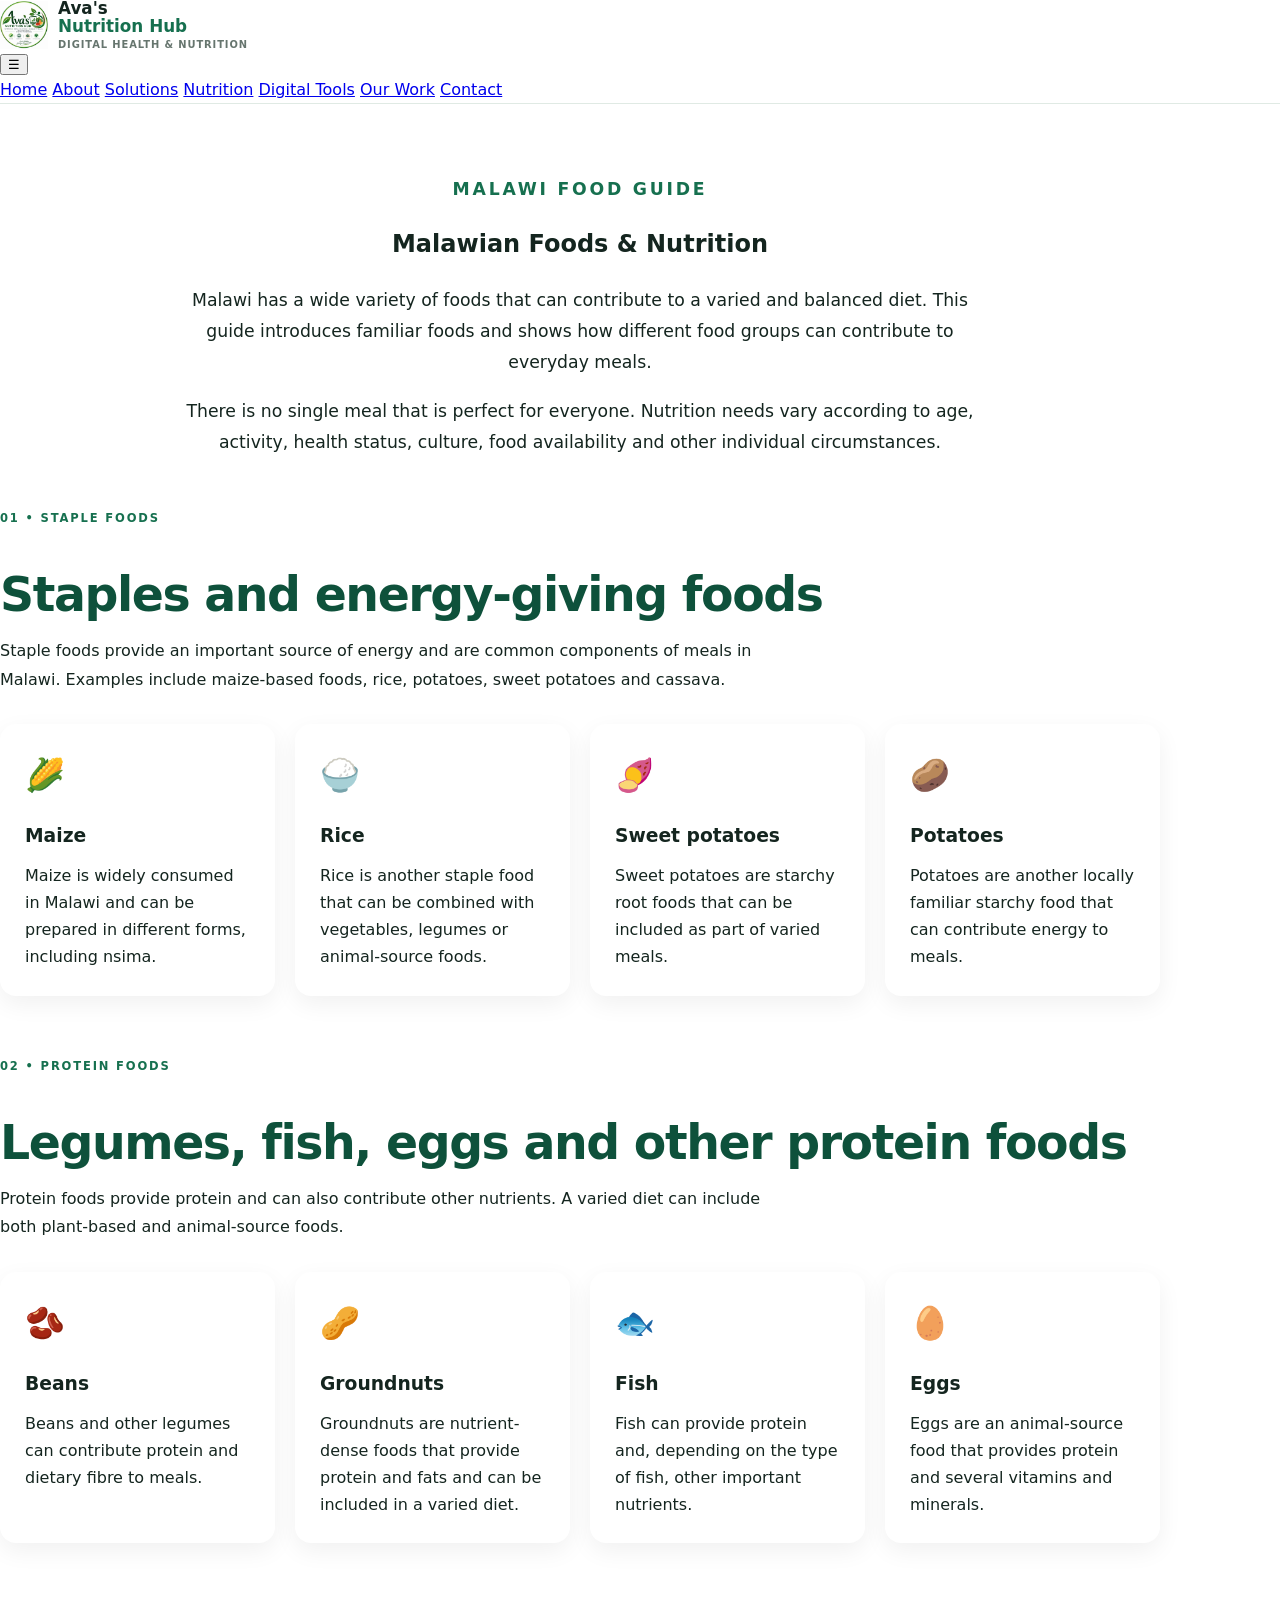
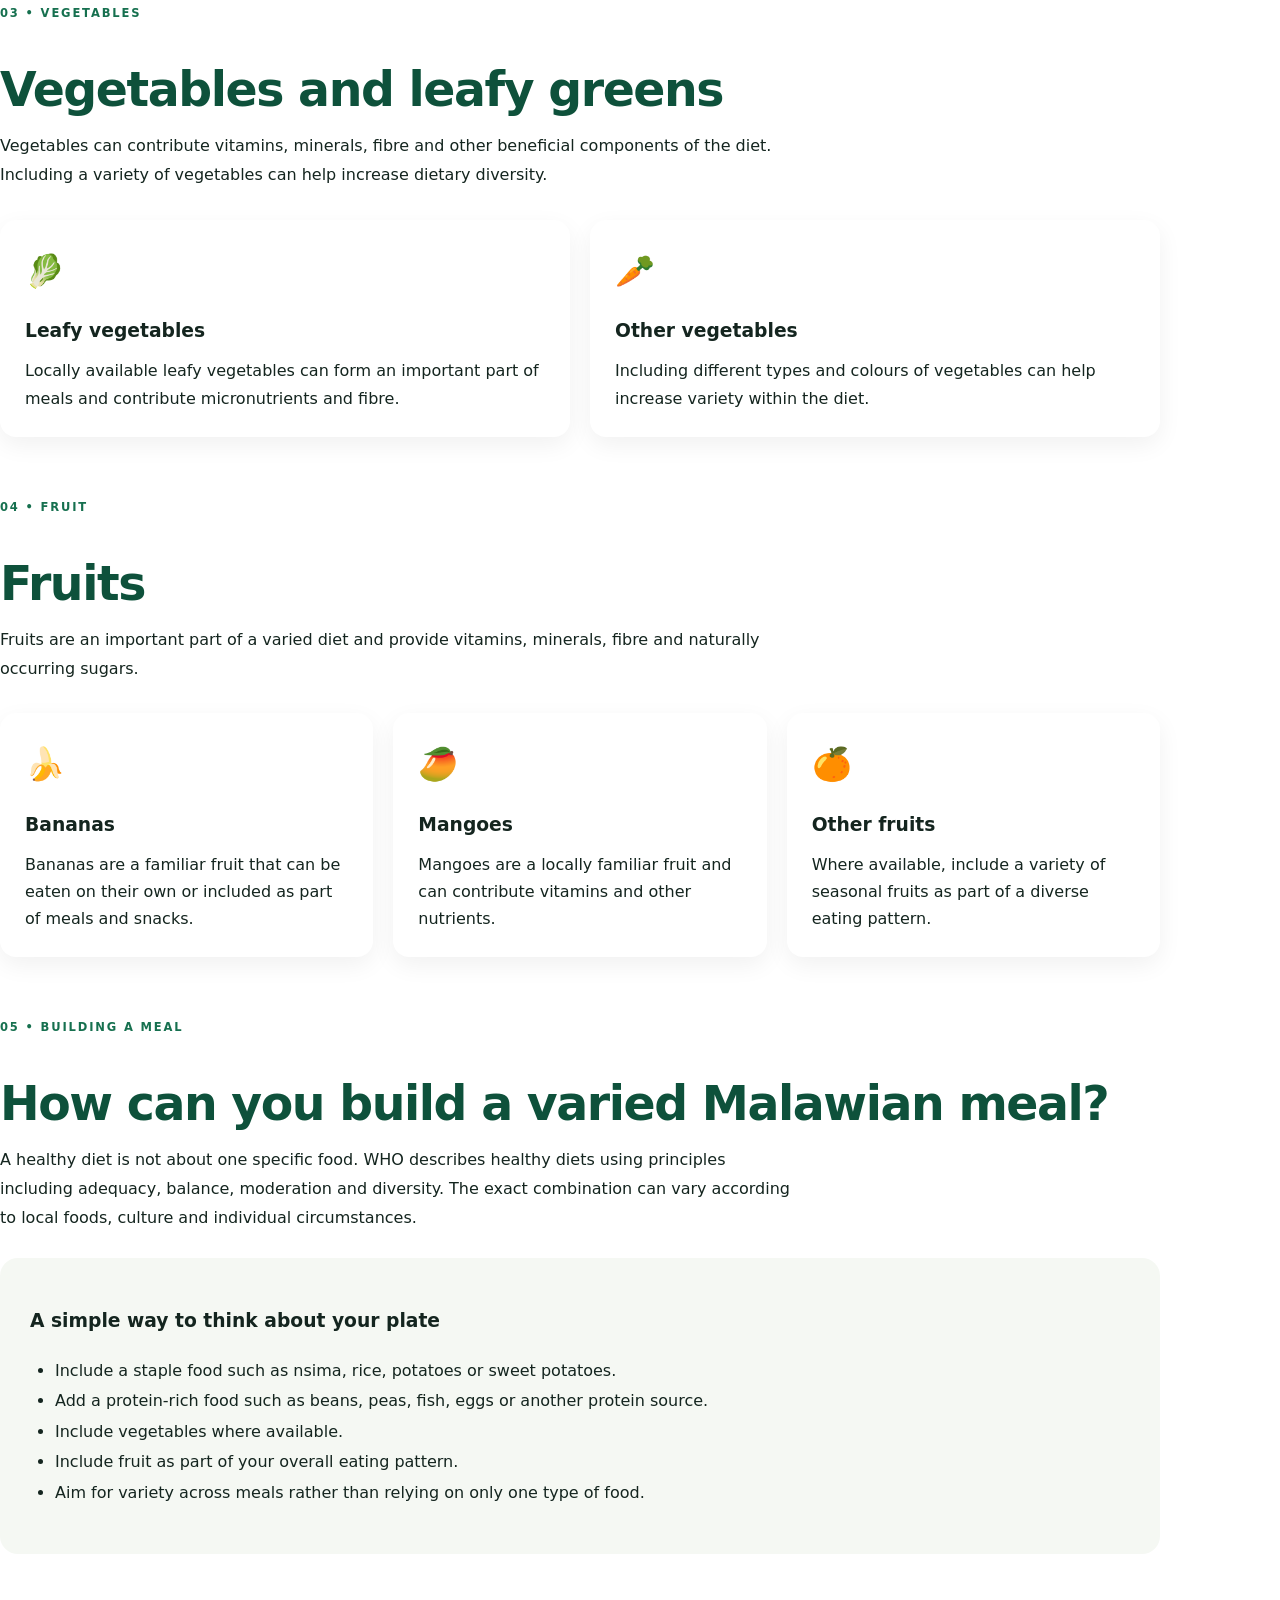
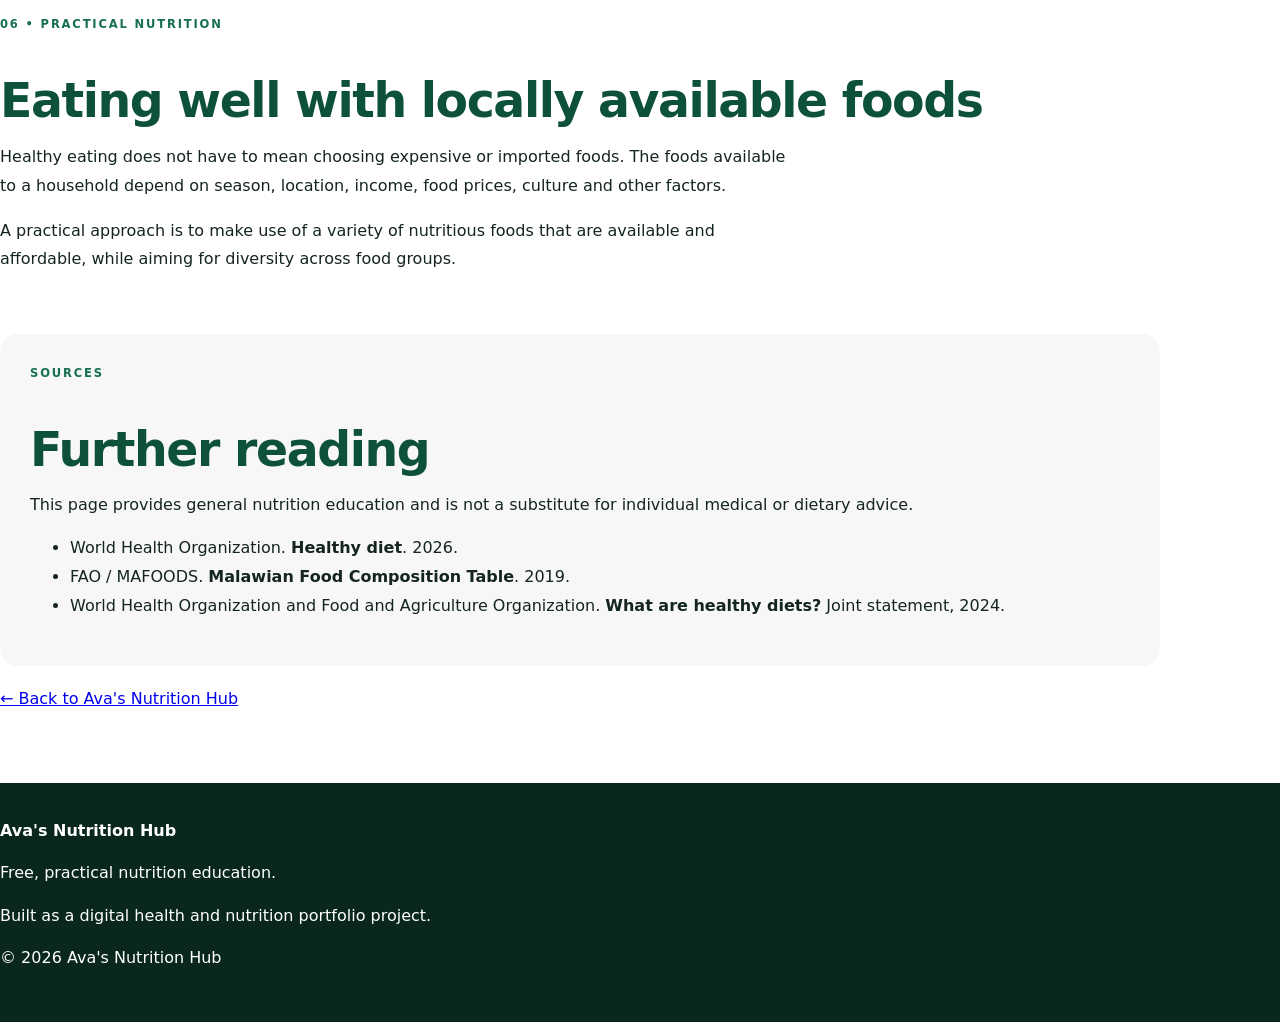
<file: malawian-foods.html>
<!DOCTYPE html>
<html lang="en">
<head>
  <meta charset="UTF-8">
  <meta name="viewport" content="width=device-width, initial-scale=1.0">

  <title>Malawian Foods & Nutrition | Ava's Nutrition Hub</title>

  <meta
    name="description"
    content="Explore familiar Malawian foods, food groups and practical ideas for building varied and balanced meals using locally available foods."
  >

  <meta
    name="keywords"
    content="Malawian foods, Malawi nutrition, foods in Malawi, healthy Malawian meals, Malawi food guide, nutrition education Malawi"
  >

  <meta name="author" content="Ava's Nutrition Hub">
  <meta name="robots" content="index, follow">

  <link
    rel="canonical"
    href="https://avasnutritionhub.org/malawian-foods.html"
  >

  <link rel="stylesheet" href="style.css">

  <style>
    .food-page {
      padding: 70px 0;
    }

    .food-intro {
      max-width: 800px;
      margin: 0 auto 50px;
      text-align: center;
    }

    .food-intro h1 {
      margin-bottom: 20px;
    }

    .food-intro p {
      font-size: 1.08rem;
      line-height: 1.8;
    }

    .food-section {
      margin-bottom: 60px;
    }

    .food-section h2 {
      margin-bottom: 15px;
    }

    .food-section > p {
      max-width: 800px;
      line-height: 1.8;
    }

    .food-grid {
      display: grid;
      grid-template-columns: repeat(auto-fit, minmax(220px, 1fr));
      gap: 20px;
      margin-top: 30px;
    }

    .food-card {
      padding: 25px;
      border-radius: 16px;
      background: white;
      box-shadow: 0 8px 25px rgba(0,0,0,0.06);
    }

    .food-card .food-icon {
      font-size: 2rem;
      margin-bottom: 12px;
    }

    .food-card h3 {
      margin-bottom: 10px;
    }

    .food-card p {
      line-height: 1.7;
      margin: 0;
    }

    .meal-box {
      padding: 30px;
      border-radius: 18px;
      background: #f5f8f3;
      margin-top: 25px;
    }

    .meal-box ul {
      line-height: 1.9;
      padding-left: 25px;
    }

    .source-box {
      margin-top: 50px;
      padding: 30px;
      border-radius: 18px;
      background: #f7f7f7;
    }

    .source-box ul {
      line-height: 1.8;
    }

    .back-link {
      display: inline-block;
      margin-top: 20px;
    }
  </style>
<style>.brand{display:flex;align-items:center;gap:10px;color:#14251f;text-decoration:none;font-weight:700}.brand img{width:48px;height:48px;object-fit:contain}.brand span{display:flex;flex-direction:column;line-height:1.05}.brand strong{color:#16704f}.brand small{font-size:.62rem;letter-spacing:.09em;text-transform:uppercase;color:#66756e;margin-top:5px}</style></head>

<body>

  <header class="site-header">
    <nav class="nav container" aria-label="Main navigation">

      <a class="brand" href="index.html"><img src="logo.png" alt="Ava's Nutrition Hub logo"><span>Ava's <strong>Nutrition Hub</strong><small>Digital Health & Nutrition</small></span></a>

      <button
        class="menu-btn"
        aria-label="Open navigation menu"
        aria-expanded="false"
        type="button"
      >
        ☰
      </button>

      <div class="nav-links">
        <a href="index.html">Home</a>
        <a href="index.html#about">About</a>
        <a href="index.html#solutions">Solutions</a>
        <a href="malawian-foods.html">Nutrition</a>
        <a href="index.html#tools">Digital Tools</a>
        <a href="index.html#work">Our Work</a>
        <a href="index.html#contact">Contact</a>
      </div>

    </nav>
  </header>


  <main>

    <section class="food-page">

      <div class="container">

        <div class="food-intro">

          <p class="eyebrow">MALAWI FOOD GUIDE</p>

          <h1>Malawian Foods & Nutrition</h1>

          <p>
            Malawi has a wide variety of foods that can contribute to a
            varied and balanced diet. This guide introduces familiar foods
            and shows how different food groups can contribute to everyday
            meals.
          </p>

          <p>
            There is no single meal that is perfect for everyone. Nutrition
            needs vary according to age, activity, health status, culture,
            food availability and other individual circumstances.
          </p>

        </div>


        <!-- STAPLES -->

        <section class="food-section">

          <p class="eyebrow">01 • STAPLE FOODS</p>

          <h2>Staples and energy-giving foods</h2>

          <p>
            Staple foods provide an important source of energy and are common
            components of meals in Malawi. Examples include maize-based foods,
            rice, potatoes, sweet potatoes and cassava.
          </p>

          <div class="food-grid">

            <article class="food-card">
              <div class="food-icon">🌽</div>

              <h3>Maize</h3>

              <p>
                Maize is widely consumed in Malawi and can be prepared in
                different forms, including nsima.
              </p>
            </article>


            <article class="food-card">
              <div class="food-icon">🍚</div>

              <h3>Rice</h3>

              <p>
                Rice is another staple food that can be combined with
                vegetables, legumes or animal-source foods.
              </p>
            </article>


            <article class="food-card">
              <div class="food-icon">🍠</div>

              <h3>Sweet potatoes</h3>

              <p>
                Sweet potatoes are starchy root foods that can be included
                as part of varied meals.
              </p>
            </article>


            <article class="food-card">
              <div class="food-icon">🥔</div>

              <h3>Potatoes</h3>

              <p>
                Potatoes are another locally familiar starchy food that can
                contribute energy to meals.
              </p>
            </article>

          </div>

        </section>


        <!-- PROTEIN -->

        <section class="food-section">

          <p class="eyebrow">02 • PROTEIN FOODS</p>

          <h2>Legumes, fish, eggs and other protein foods</h2>

          <p>
            Protein foods provide protein and can also contribute other
            nutrients. A varied diet can include both plant-based and
            animal-source foods.
          </p>

          <div class="food-grid">

            <article class="food-card">
              <div class="food-icon">🫘</div>

              <h3>Beans</h3>

              <p>
                Beans and other legumes can contribute protein and dietary
                fibre to meals.
              </p>
            </article>


            <article class="food-card">
              <div class="food-icon">🥜</div>

              <h3>Groundnuts</h3>

              <p>
                Groundnuts are nutrient-dense foods that provide protein and
                fats and can be included in a varied diet.
              </p>
            </article>


            <article class="food-card">
              <div class="food-icon">🐟</div>

              <h3>Fish</h3>

              <p>
                Fish can provide protein and, depending on the type of fish,
                other important nutrients.
              </p>
            </article>


            <article class="food-card">
              <div class="food-icon">🥚</div>

              <h3>Eggs</h3>

              <p>
                Eggs are an animal-source food that provides protein and
                several vitamins and minerals.
              </p>
            </article>

          </div>

        </section>


        <!-- VEGETABLES -->

        <section class="food-section">

          <p class="eyebrow">03 • VEGETABLES</p>

          <h2>Vegetables and leafy greens</h2>

          <p>
            Vegetables can contribute vitamins, minerals, fibre and other
            beneficial components of the diet. Including a variety of
            vegetables can help increase dietary diversity.
          </p>

          <div class="food-grid">

            <article class="food-card">
              <div class="food-icon">🥬</div>

              <h3>Leafy vegetables</h3>

              <p>
                Locally available leafy vegetables can form an important part
                of meals and contribute micronutrients and fibre.
              </p>
            </article>


            <article class="food-card">
              <div class="food-icon">🥕</div>

              <h3>Other vegetables</h3>

              <p>
                Including different types and colours of vegetables can help
                increase variety within the diet.
              </p>
            </article>

          </div>

        </section>


        <!-- FRUIT -->

        <section class="food-section">

          <p class="eyebrow">04 • FRUIT</p>

          <h2>Fruits</h2>

          <p>
            Fruits are an important part of a varied diet and provide
            vitamins, minerals, fibre and naturally occurring sugars.
          </p>

          <div class="food-grid">

            <article class="food-card">
              <div class="food-icon">🍌</div>

              <h3>Bananas</h3>

              <p>
                Bananas are a familiar fruit that can be eaten on their own
                or included as part of meals and snacks.
              </p>
            </article>


            <article class="food-card">
              <div class="food-icon">🥭</div>

              <h3>Mangoes</h3>

              <p>
                Mangoes are a locally familiar fruit and can contribute
                vitamins and other nutrients.
              </p>
            </article>


            <article class="food-card">
              <div class="food-icon">🍊</div>

              <h3>Other fruits</h3>

              <p>
                Where available, include a variety of seasonal fruits as part
                of a diverse eating pattern.
              </p>
            </article>

          </div>

        </section>


        <!-- BALANCED MEALS -->

        <section class="food-section">

          <p class="eyebrow">05 • BUILDING A MEAL</p>

          <h2>How can you build a varied Malawian meal?</h2>

          <p>
            A healthy diet is not about one specific food. WHO describes
            healthy diets using principles including adequacy, balance,
            moderation and diversity. The exact combination can vary
            according to local foods, culture and individual circumstances.
          </p>

          <div class="meal-box">

            <h3>A simple way to think about your plate</h3>

            <ul>
              <li>
                Include a staple food such as nsima, rice, potatoes or
                sweet potatoes.
              </li>

              <li>
                Add a protein-rich food such as beans, peas, fish, eggs or
                another protein source.
              </li>

              <li>
                Include vegetables where available.
              </li>

              <li>
                Include fruit as part of your overall eating pattern.
              </li>

              <li>
                Aim for variety across meals rather than relying on only
                one type of food.
              </li>
            </ul>

          </div>

        </section>


        <!-- BUDGET -->

        <section class="food-section">

          <p class="eyebrow">06 • PRACTICAL NUTRITION</p>

          <h2>Eating well with locally available foods</h2>

          <p>
            Healthy eating does not have to mean choosing expensive or
            imported foods. The foods available to a household depend on
            season, location, income, food prices, culture and other factors.
          </p>

          <p>
            A practical approach is to make use of a variety of nutritious
            foods that are available and affordable, while aiming for
            diversity across food groups.
          </p>

        </section>


        <!-- SOURCES -->

        <section class="source-box">

          <p class="eyebrow">SOURCES</p>

          <h2>Further reading</h2>

          <p>
            This page provides general nutrition education and is not a
            substitute for individual medical or dietary advice.
          </p>

          <ul>

            <li>
              World Health Organization.
              <strong>Healthy diet</strong>.
              2026.
            </li>

            <li>
              FAO / MAFOODS.
              <strong>Malawian Food Composition Table</strong>.
              2019.
            </li>

            <li>
              World Health Organization and Food and Agriculture Organization.
              <strong>What are healthy diets?</strong>
              Joint statement, 2024.
            </li>

          </ul>

        </section>


        <a class="back-link" href="index.html">
          ← Back to Ava's Nutrition Hub
        </a>

      </div>

    </section>

  </main>


  <footer>

    <div class="container footer-grid">

      <div>
        <b>Ava's Nutrition Hub</b>

        <p>
          Free, practical nutrition education.
        </p>
      </div>

      <div>

        <p>
          Built as a digital health and nutrition portfolio project.
        </p>

        <p>
          © <span id="year"></span> Ava's Nutrition Hub
        </p>

      </div>

    </div>

  </footer>


  <script src="script.js"></script>

</body>
</html>
</file>
<file: style.css>
:root{--green:#16704f;--green2:#0e513b;--mint:#eaf7f0;--teal:#1e8c86;--ink:#14251f;--muted:#66756e;--line:#dbe7e0;--cream:#fbfcf9;--white:#fff;--dark:#0d3025;--shadow:0 20px 55px rgba(15,75,52,.10)}
*{box-sizing:border-box}html{scroll-behavior:smooth}body{margin:0;font-family:Inter,ui-sans-serif,system-ui,-apple-system,"Segoe UI",Arial,sans-serif;color:var(--ink);background:#fff;line-height:1.65}.container{max-width:1160px}.site-header{position:sticky;top:0;z-index:1000;background:rgba(255,255,255,.94);backdrop-filter:blur(14px);border-bottom:1px solid rgba(219,231,224,.85)}.brand{display:flex;align-items:center;gap:10px;color:var(--ink);text-decoration:none;font-weight:700;line-height:1.05}.brand img{width:48px;height:48px;object-fit:contain}.brand span{display:flex;flex-direction:column;font-size:1.05rem}.brand strong{color:var(--green)}.brand small{font-size:.62rem;letter-spacing:.09em;text-transform:uppercase;color:var(--muted);margin-top:5px}.navbar .nav-link{color:#31443d;font-weight:650;padding:.55rem .7rem!important}.navbar .nav-link:hover{color:var(--green)}.navbar-toggler{border:0}.btn-brand{background:var(--green);border-color:var(--green);color:#fff;font-weight:800;border-radius:9px;padding:.75rem 1.15rem}.btn-brand:hover{background:var(--green2);border-color:var(--green2);color:#fff;transform:translateY(-1px)}.btn-outline-brand{border:1.5px solid var(--green);color:var(--green);font-weight:800;border-radius:9px;padding:.75rem 1.15rem}.btn-outline-brand:hover{background:var(--green);color:#fff}.hero-section{position:relative;overflow:hidden;background:radial-gradient(circle at 85% 15%,#dff4e8 0,transparent 30%),linear-gradient(135deg,#f3faf6,#fff 62%);padding:88px 0 80px}.eyebrow{color:var(--green);font-size:.72rem;letter-spacing:.16em;font-weight:900;margin:0 0 12px}.hero-section h1{font-size:clamp(2.8rem,6vw,5.2rem);line-height:1.02;letter-spacing:-.045em;font-weight:900;margin:0 0 24px}.hero-section h1 span{color:var(--green)}.hero-section h1 em{font-style:normal;color:#277f77}.hero-lead{font-size:1.18rem;color:#53635d;max-width:720px}.hero-trust{display:flex;flex-wrap:wrap;gap:18px;color:#4d665c;font-size:.88rem;font-weight:700}.hero-trust span{display:flex;gap:5px}.hero-trust span:first-letter{color:var(--green)}.hero-visual{min-height:440px;position:relative;display:flex;align-items:center;justify-content:center}.device-frame{width:285px;height:390px;background:#173f31;border-radius:30px;padding:11px;box-shadow:0 30px 70px rgba(11,57,40,.22);transform:rotate(4deg);z-index:2}.device-top{width:80px;height:5px;border-radius:5px;background:#7ea495;margin:2px auto 9px}.device-screen{height:354px;border-radius:21px;background:linear-gradient(160deg,#effaf4,#d8eee3);padding:22px 18px}.screen-header{font-size:.63rem;letter-spacing:.14em;font-weight:900;color:var(--green2);margin-bottom:35px}.chart{height:145px;display:flex;align-items:end;gap:12px;padding:0 10px;border-bottom:1px solid #b9d6c7}.chart i{display:block;width:24px;border-radius:7px 7px 0 0;background:linear-gradient(#238e6a,#79c5a3);animation:grow 1.2s ease both}.screen-lines{margin-top:25px;display:grid;gap:12px}.screen-lines b{display:block;height:8px;background:#b7d8c8;border-radius:9px}.screen-lines b:nth-child(2){width:75%}.screen-lines b:nth-child(3){width:52%}.floating-card{position:absolute;z-index:3;background:#fff;border:1px solid var(--line);box-shadow:var(--shadow);border-radius:14px;padding:13px 15px;display:flex;gap:10px;align-items:center}.floating-card strong,.floating-card small{display:block}.floating-card strong{font-size:.84rem}.floating-card small{font-size:.68rem;color:var(--muted)}.mini-icon{font-size:1.5rem}.card-one{left:0;top:70px}.card-two{right:0;bottom:62px}.leaf{position:absolute;font-size:4rem;opacity:.25}.leaf-a{right:5%;top:10%;transform:rotate(25deg)}.leaf-b{left:5%;bottom:8%;transform:rotate(-35deg)}@keyframes grow{from{transform:scaleY(0);transform-origin:bottom}to{transform:scaleY(1)}}.quick-strip{background:var(--dark);color:#fff}.quick-item{display:flex;align-items:center;justify-content:center;gap:13px;padding:23px 15px;border-right:1px solid rgba(255,255,255,.1);text-align:left}.quick-item>span{font-size:1.65rem}.quick-item strong,.quick-item small{display:block}.quick-item strong{font-size:.92rem}.quick-item small{font-size:.7rem;opacity:.65;max-width:150px}.section-pad{padding:92px 0}.bg-soft{background:#f5f9f6}.section-heading{max-width:750px;margin-bottom:40px}.section-heading h2,h2{font-size:clamp(2rem,3.7vw,3.25rem);line-height:1.12;letter-spacing:-.03em;font-weight:850;margin-bottom:15px;color:var(--green2)}.section-heading>p:last-child,.lead-muted{color:var(--muted);font-size:1.03rem}.text-link{color:var(--green);font-weight:850;text-decoration:none}.about-panel{display:grid;grid-template-columns:1fr 1fr;gap:1px;background:var(--line);border:1px solid var(--line);border-radius:20px;overflow:hidden;box-shadow:var(--shadow)}.about-stat{background:#fff;padding:26px}.about-stat strong{font-size:2rem;color:#9ccbb6;display:block}.about-stat span{font-size:1.05rem;font-weight:850;display:block;color:var(--green2)}.about-stat small{color:var(--muted);font-size:.8rem}.solution-card{height:100%;background:#fff;border:1px solid var(--line);border-radius:18px;padding:27px;transition:.25s;position:relative;overflow:hidden}.solution-card:hover{transform:translateY(-7px);box-shadow:var(--shadow);border-color:#b9d7c7}.solution-icon{font-size:2rem;margin-bottom:18px}.solution-card .number{font-size:.67rem;letter-spacing:.15em;color:#8ba99c;font-weight:900}.solution-card h3{font-size:1.15rem;color:var(--green2);margin:9px 0}.solution-card p{font-size:.9rem;color:var(--muted);min-height:95px}.solution-card a{color:var(--green);font-weight:850;text-decoration:none;font-size:.87rem}.live-tool-card{height:100%;border:1px solid var(--line);border-radius:18px;padding:27px;background:#fff;box-shadow:0 12px 35px rgba(15,75,52,.06);transition:.25s}.live-tool-card:hover{transform:translateY(-4px);box-shadow:var(--shadow)}.featured-tool{background:linear-gradient(145deg,#0f543d,#16704f);color:#fff;border-color:#0f543d}.featured-tool .eyebrow,.featured-tool p{color:rgba(255,255,255,.78)}.tool-head{display:flex;justify-content:space-between;align-items:center;font-size:1.5rem;margin-bottom:20px}.live-pill,.tool-label{font-size:.62rem;letter-spacing:.13em;font-weight:900}.live-pill{background:#c7f2dd;color:#155d43;border-radius:999px;padding:5px 9px}.big-clock{font-size:2.55rem;font-weight:900;letter-spacing:.04em;margin:5px 0 8px}.icon-button{border:1px solid var(--line);background:#f7fbf8;border-radius:9px;width:38px;height:38px;cursor:pointer;color:var(--green);font-weight:900}.live-tool-card h3{color:var(--green2);font-size:1.15rem}.live-tool-card p:not(.eyebrow){color:var(--muted);font-size:.92rem}.tool-meta{font-size:.7rem;color:#81928b;margin-top:18px;font-weight:750}.search-box{border-radius:10px;padding:12px;border-color:var(--line)}.food-results{margin-top:15px;min-height:65px}.food-result{display:flex;gap:9px;padding:8px 0;border-bottom:1px solid #edf2ef}.food-result:last-child{border-bottom:0}.food-result strong{display:block;font-size:.85rem}.food-result small{color:var(--muted)}.tool-banner{border:1px solid var(--line);border-radius:18px;padding:25px 28px;display:flex;align-items:center;justify-content:space-between;gap:25px;background:linear-gradient(110deg,#e9f6ee,#f9fcfa)}.tool-banner h3{margin:0 0 5px;color:var(--green2)}.tool-banner p:last-child{margin:0;color:var(--muted);font-size:.9rem}.plate-wrap{display:flex;justify-content:center}.plate-visual{width:350px;height:350px;border-radius:50%;overflow:hidden;display:grid;grid-template-columns:1fr 1fr;border:14px solid #fff;box-shadow:0 0 0 1px var(--line),var(--shadow);transform:rotate(-4deg)}.plate-visual div{display:flex;align-items:center;justify-content:center;flex-direction:column;font-size:2.3rem}.plate-visual small{font-size:.72rem;font-weight:900;margin-top:4px}.plate-visual div:nth-child(1){background:#e3f2e8}.plate-visual div:nth-child(2){background:#f7edce}.plate-visual div:nth-child(3){background:#e3edf5}.plate-visual div:nth-child(4){background:#f6e2d9}.mini-links{display:grid;gap:12px;margin-top:28px}.mini-links a{display:grid;grid-template-columns:44px 1fr 20px;align-items:center;gap:12px;padding:15px;border:1px solid var(--line);border-radius:12px;text-decoration:none;color:var(--ink);background:#fff}.mini-links a:hover{border-color:#acd0bd}.mini-links a>span{font-size:1.45rem}.mini-links strong,.mini-links small{display:block}.mini-links strong{color:var(--green2)}.mini-links small{color:var(--muted);font-size:.75rem}.mini-links b{color:var(--green)}.calculator-shell{display:grid;grid-template-columns:1fr .72fr;gap:24px;border:1px solid var(--line);border-radius:20px;padding:27px;background:#f8fbf9}.form-control,.form-select{border-color:#cfded6;border-radius:9px;padding:.72rem}.calc-result{min-height:100%;border-radius:16px;background:var(--green2);color:#fff;display:flex;flex-direction:column;align-items:center;justify-content:center;text-align:center;padding:28px}.result-kicker{font-size:.68rem;letter-spacing:.14em;font-weight:900;opacity:.7}.result-number{font-size:2.55rem;font-weight:900;margin:8px 0}.calc-result p{margin:0;opacity:.78;font-size:.85rem}.disclaimer{font-size:.78rem;color:var(--muted);margin-top:15px}.bg-darkish{background:#0d3025}.section-heading.light h2{color:#fff}.section-heading.light>p:last-child{color:rgba(255,255,255,.68)}.bg-darkish .eyebrow{color:#8fe0ba}.work-card{height:100%;border:1px solid rgba(255,255,255,.13);border-radius:16px;padding:25px;background:rgba(255,255,255,.045)}.work-card span{font-size:.7rem;letter-spacing:.14em;color:#8fe0ba;font-weight:900}.work-card h3{color:#fff;font-size:1.2rem}.work-card p{color:rgba(255,255,255,.64);font-size:.88rem}.vision-banner{margin-top:50px;padding:28px;border-radius:18px;background:rgba(255,255,255,.06);border:1px solid rgba(255,255,255,.12);display:flex;align-items:center;justify-content:space-between;gap:30px}.vision-banner h3{color:#fff;margin:0}.vision-orbit{display:flex;flex-wrap:wrap;gap:8px}.vision-orbit span{border:1px solid rgba(255,255,255,.25);padding:9px 13px;border-radius:999px;color:#dff8eb;font-size:.75rem}.contact-card{display:grid;grid-template-columns:1fr .7fr;gap:35px;align-items:center;border-radius:22px;background:linear-gradient(120deg,#eaf7f0,#fff);border:1px solid var(--line);padding:42px}.contact-card p:not(.eyebrow){color:var(--muted)}.contact-details{display:grid;gap:11px}.contact-details a{color:var(--green2);font-weight:850;text-decoration:none;word-break:break-word}.contact-details span{color:var(--muted)}footer{background:#09271e;color:#fff;padding:35px 0}.footer-inner{display:flex;justify-content:space-between;gap:30px;align-items:center}.footer-brand{display:flex;align-items:center;gap:9px;color:#fff;text-decoration:none;font-weight:850}.footer-brand img{width:36px;height:36px;object-fit:contain}.footer-inner p{margin:5px 0;color:rgba(255,255,255,.75)}.footer-inner small{color:rgba(255,255,255,.45)}
@media(max-width:991px){.hero-section{padding:65px 0}.hero-visual{min-height:390px}.card-one{left:5%}.card-two{right:5%}.quick-item:nth-child(2){border-right:0}.calculator-shell{grid-template-columns:1fr}.vision-banner,.contact-card{grid-template-columns:1fr;display:grid}.contact-details{padding-top:10px}}@media(max-width:767px){.section-pad{padding:68px 0}.hero-section h1{font-size:clamp(2.5rem,12vw,4rem)}.hero-lead{font-size:1.02rem}.hero-visual{min-height:340px}.device-frame{width:225px;height:315px}.device-screen{height:280px}.chart{height:105px}.chart i{width:17px}.floating-card{transform:scale(.9)}.card-one{top:25px;left:-2%}.card-two{bottom:18px;right:-2%}.quick-item{border-bottom:1px solid rgba(255,255,255,.1)}.about-panel{grid-template-columns:1fr}.tool-banner{align-items:flex-start;flex-direction:column}.plate-visual{width:290px;height:290px}.footer-inner{flex-direction:column;align-items:flex-start}}@media(max-width:480px){.brand small{display:none}.brand img{width:42px;height:42px}.hero-trust{gap:9px;display:grid}.hero-actions .btn{width:100%;text-align:center}.floating-card{padding:9px 10px}.floating-card small{display:none}.hero-visual{min-height:300px}.device-frame{width:200px;height:280px}.device-screen{height:245px}.screen-header{margin-bottom:20px}.quick-item{padding:17px 9px}.quick-item>span{font-size:1.3rem}.quick-item small{font-size:.62rem}.contact-card{padding:27px}.vision-banner{padding:24px}}


/* Digital-health visual language */
.ui-icon{display:inline-block;position:relative;flex:0 0 auto}
.chart-icon{width:22px;height:18px;border-left:2px solid currentColor;border-bottom:2px solid currentColor}
.chart-icon:before{content:"";position:absolute;left:3px;bottom:3px;width:3px;height:7px;background:currentColor;box-shadow:6px -4px 0 currentColor,12px -9px 0 currentColor}
.screen-icon{width:22px;height:16px;border:2px solid currentColor;border-radius:3px}
.screen-icon:after{content:"";position:absolute;left:6px;right:6px;bottom:-5px;height:2px;background:currentColor}
.people-icon{width:24px;height:20px;border:2px solid currentColor;border-radius:50% 50% 45% 45%;opacity:.85}
.tech-icon{width:24px;height:17px;border:2px solid currentColor;border-radius:3px}
.tech-icon:after{content:"";position:absolute;width:10px;height:2px;background:currentColor;left:5px;bottom:-6px}
.data-icon{width:22px;height:22px;border:2px solid currentColor;border-radius:4px}
.data-icon:before{content:"";position:absolute;width:3px;height:8px;background:currentColor;left:4px;bottom:3px;box-shadow:5px -4px 0 currentColor,10px -8px 0 currentColor}
.impact-icon{width:22px;height:22px;border:2px solid currentColor;border-radius:50%}
.impact-icon:before{content:"";position:absolute;left:4px;top:9px;width:10px;height:2px;background:currentColor;transform:rotate(-35deg)}
.health-icon{width:34px;height:34px;border:2px solid var(--green);border-radius:10px}
.health-icon:before{content:"";position:absolute;left:9px;top:15px;width:12px;height:2px;background:var(--green)}
.health-icon:after{content:"";position:absolute;left:14px;top:10px;width:2px;height:12px;background:var(--green)}

.hero-visual{perspective:1000px}
.device-frame{animation:deviceFloat 5s ease-in-out infinite}
.device-screen{position:relative;overflow:hidden}
.screen-nav{display:flex;align-items:center;justify-content:space-between;font-size:.55rem;letter-spacing:.08em;color:var(--green2)}
.screen-dot{width:7px;height:7px;border-radius:50%;background:#39a875;box-shadow:0 0 0 4px rgba(57,168,117,.14);margin-right:5px}
.screen-nav strong{margin-right:auto}
.screen-status{font-size:.5rem;background:#c9f0dc;padding:3px 5px;border-radius:99px}
.screen-title{font-size:1.15rem;font-weight:900;color:var(--green2);margin-top:18px}
.screen-subtitle{font-size:.56rem;color:#70877d}
.screen-metrics{display:grid;grid-template-columns:repeat(3,1fr);gap:6px;margin-top:15px}
.screen-metrics div{background:rgba(255,255,255,.7);padding:8px;border-radius:8px}
.screen-metrics small{display:block;font-size:.45rem;color:#789087}
.screen-metrics strong{font-size:.75rem;color:var(--green2)}
.screen-chart{height:92px;display:flex;align-items:end;gap:5px;padding:10px 3px 0;margin-top:6px;border-bottom:1px solid #b9d6c7}
.screen-chart i{display:block;flex:1;border-radius:4px 4px 0 0;background:linear-gradient(#278f6b,#9bd3b8);animation:chartPulse 2.8s ease-in-out infinite}
.screen-chart i:nth-child(2){animation-delay:.15s}.screen-chart i:nth-child(3){animation-delay:.3s}.screen-chart i:nth-child(4){animation-delay:.45s}.screen-chart i:nth-child(5){animation-delay:.6s}.screen-chart i:nth-child(6){animation-delay:.75s}.screen-chart i:nth-child(7){animation-delay:.9s}.screen-chart i:nth-child(8){animation-delay:1.05s}
.screen-row{display:flex;align-items:center;gap:6px;font-size:.48rem;color:#526b60;padding:6px 0;border-bottom:1px solid rgba(185,214,199,.55)}
.screen-row b{margin-left:auto;color:var(--green2);font-size:.45rem}
.status-dot{width:6px;height:6px;border-radius:50%;display:inline-block}
.status-dot.ok{background:#35a66f}.status-dot.warn{background:#d5a54b}
.scan-line{position:absolute;left:18%;right:18%;top:28%;height:1px;background:rgba(40,145,108,.45);box-shadow:0 0 10px rgba(40,145,108,.35);animation:scanMove 3.5s linear infinite;z-index:4}
.data-pulse{position:absolute;width:10px;height:10px;border:2px solid rgba(31,140,119,.55);border-radius:50%;animation:pulse 2.2s ease-out infinite}
.pulse-a{left:16%;top:37%}.pulse-b{right:17%;bottom:34%;animation-delay:1.1s}
@keyframes deviceFloat{0%,100%{transform:rotate(4deg) translateY(0)}50%{transform:rotate(2deg) translateY(-10px)}}
@keyframes chartPulse{0%,100%{filter:brightness(1);transform:scaleY(1)}50%{filter:brightness(1.12);transform:scaleY(.92);transform-origin:bottom}}
@keyframes scanMove{0%{top:24%;opacity:0}15%{opacity:1}85%{opacity:1}100%{top:78%;opacity:0}}
@keyframes pulse{0%{transform:scale(.6);opacity:0}30%{opacity:1}100%{transform:scale(3.2);opacity:0}}

.screening-section{background:linear-gradient(135deg,#f3faf6,#fff)}
.screening-points{display:grid;gap:12px;margin-top:28px}
.screening-points>div{display:flex;gap:13px;align-items:flex-start;padding:12px 0;border-bottom:1px solid var(--line)}
.step-no{font-size:.68rem;letter-spacing:.08em;color:var(--green);font-weight:900;padding-top:3px}
.screening-points strong,.screening-points small{display:block}
.screening-points strong{color:var(--green2);font-size:.92rem}
.screening-points small{color:var(--muted);font-size:.78rem;margin-top:2px}
.screening-demo{background:#0d3025;border-radius:20px;padding:11px;box-shadow:0 25px 70px rgba(13,48,37,.22);overflow:hidden;transform:perspective(1200px) rotateY(-2deg);transition:.35s}
.screening-demo:hover{transform:perspective(1200px) rotateY(0deg) translateY(-5px)}
.demo-top{display:flex;justify-content:space-between;align-items:center;color:#d8f4e6;font-size:.62rem;letter-spacing:.09em;padding:7px 9px 10px}
.demo-live{font-size:.55rem;background:rgba(143,224,186,.13);border:1px solid rgba(143,224,186,.24);padding:5px 8px;border-radius:99px}
.demo-live i{display:inline-block;width:6px;height:6px;border-radius:50%;background:#55c98f;margin-right:4px;animation:pulseDot 1.4s infinite}
.demo-progress{height:2px;background:rgba(255,255,255,.08);overflow:hidden}.progress-fill{display:block;width:72%;height:100%;background:#66c49a;animation:progressMove 3s ease-in-out infinite alternate}
.demo-body{display:grid;grid-template-columns:105px 1fr;background:#f4f8f6;border-radius:13px;min-height:340px;overflow:hidden}
.demo-sidebar{background:#e6f0eb;padding:20px 10px;display:grid;align-content:start;gap:5px}
.demo-sidebar span{padding:9px 10px;border-radius:7px;color:#60756c;font-size:.65rem}.demo-sidebar .active{background:#fff;color:var(--green2);font-weight:850;box-shadow:0 3px 12px rgba(15,75,52,.06)}
.demo-content{padding:20px}
.demo-title{display:flex;justify-content:space-between;gap:10px;align-items:start}
.demo-title small{font-size:.5rem;letter-spacing:.12em;color:var(--green)}
.demo-title h3{font-size:1.1rem;color:var(--green2);margin:3px 0 0}
.demo-badge{font-size:.5rem;color:var(--green);background:#dff4e8;border-radius:99px;padding:5px 7px}
.demo-grid{display:grid;grid-template-columns:repeat(3,1fr);gap:8px;margin-top:20px}
.demo-stat{background:#fff;border:1px solid #dbe7e0;border-radius:9px;padding:10px}.demo-stat small,.demo-stat strong,.demo-stat span{display:block}.demo-stat small{font-size:.5rem;color:#71847c}.demo-stat strong{font-size:.9rem;color:var(--green2);margin:3px 0}.demo-stat span{font-size:.5rem;color:#7b8c85}.demo-stat .positive{color:#2c9468}
.demo-chart{height:110px;margin-top:16px;border:1px solid #dbe7e0;border-radius:10px;background:linear-gradient(to bottom,rgba(230,243,236,.8) 1px,transparent 1px);background-size:100% 25%;position:relative;overflow:hidden}
.chart-line{position:absolute;left:7%;right:7%;top:46%;height:2px;background:#3b9e73;transform:rotate(-4deg);box-shadow:25px 10px 0 -0.5px #3b9e73}
.chart-point{position:absolute;width:8px;height:8px;border-radius:50%;background:#fff;border:2px solid #3b9e73;animation:pointPulse 2s infinite}
.p1{left:15%;top:60%}.p2{left:33%;top:45%;animation-delay:.3s}.p3{left:51%;top:50%;animation-delay:.6s}.p4{left:69%;top:31%;animation-delay:.9s}.p5{left:84%;top:23%;animation-delay:1.2s}
.demo-footer{display:flex;justify-content:space-between;gap:10px;margin-top:13px;font-size:.55rem;color:#6e8178}
.demo-footer i{margin-right:4px}
@keyframes pulseDot{50%{opacity:.35;transform:scale(.7)}}
@keyframes progressMove{to{width:92%}}
@keyframes pointPulse{50%{transform:scale(1.45);box-shadow:0 0 0 5px rgba(59,158,115,.08)}}
.food-data-icon{width:24px;height:24px;border:1.5px solid var(--green);border-radius:6px;display:inline-block;position:relative}
.food-data-icon:after{content:"";position:absolute;left:6px;right:6px;bottom:5px;height:2px;background:var(--green);box-shadow:0 -5px 0 var(--green),0 -10px 0 var(--green)}

@media(max-width:767px){
  .screening-demo{transform:none}
  .demo-body{grid-template-columns:82px 1fr}
  .demo-grid{grid-template-columns:1fr}
  .screen-metrics strong{font-size:.65rem}
}
</file>
